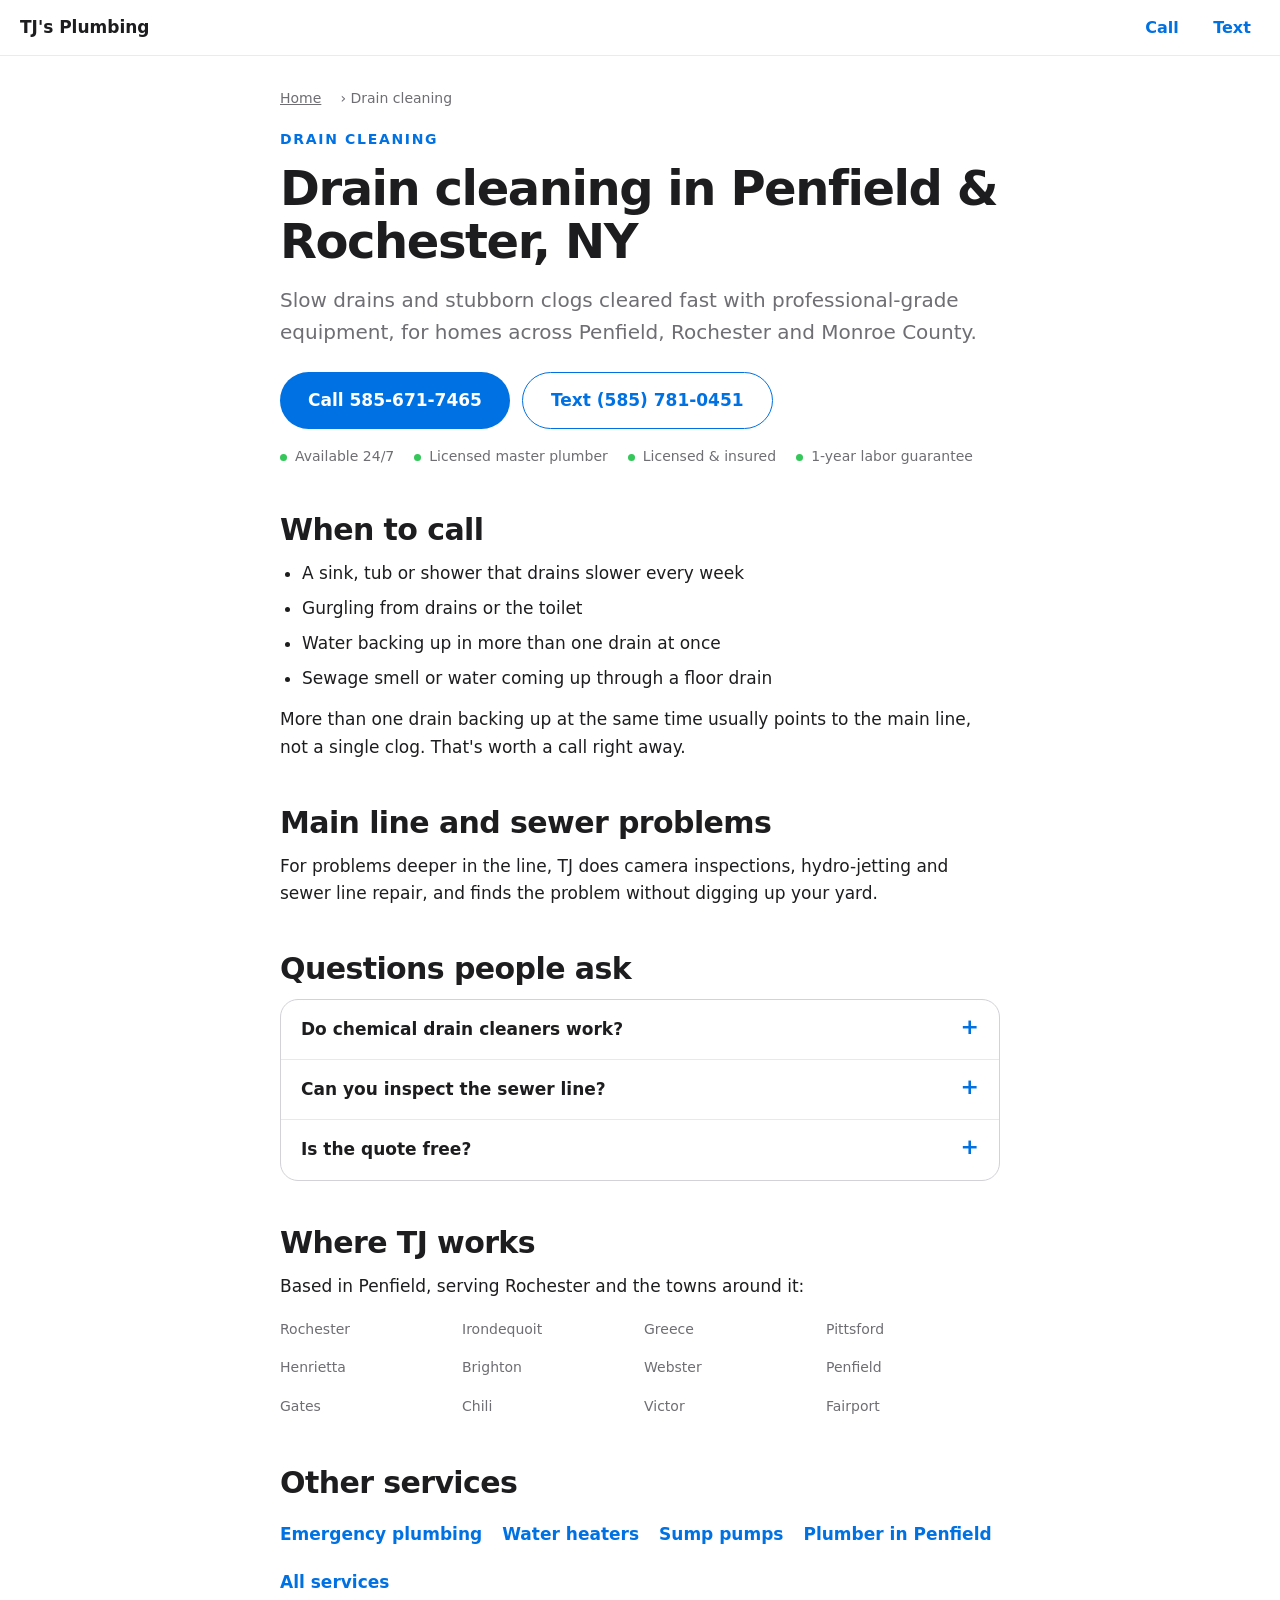
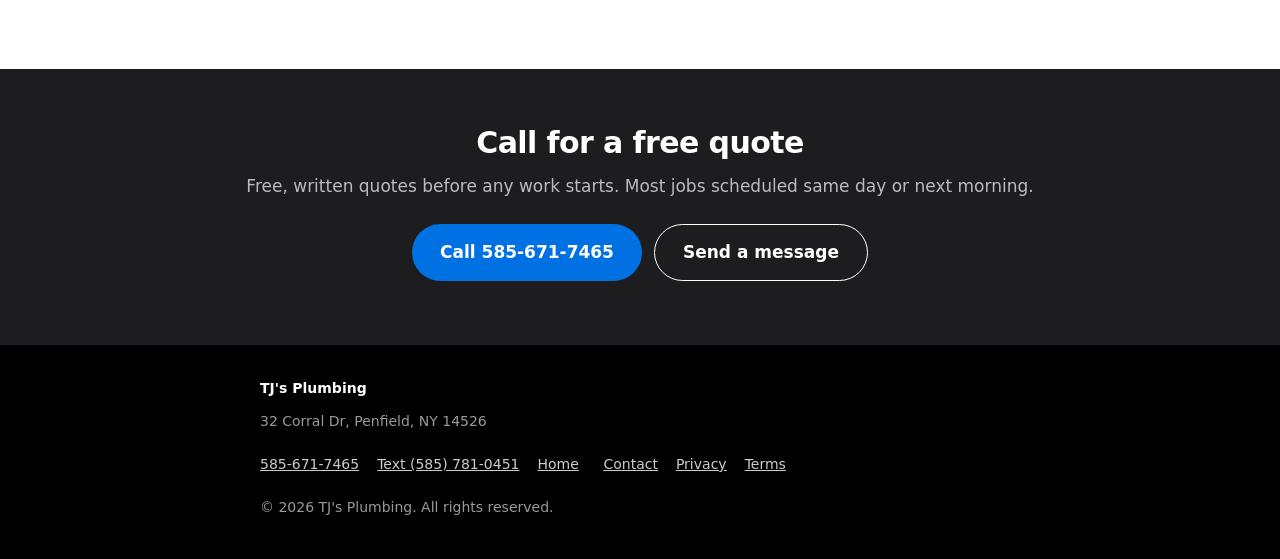
<file: drain-cleaning/index.html>
<!DOCTYPE html>
<html lang="en">
<head>
  <meta charset="UTF-8" />
  <link rel="icon" href="/favicon.svg" type="image/svg+xml" />
  <link rel="icon" href="/favicon.ico" sizes="48x48" />
  <link rel="apple-touch-icon" href="/apple-touch-icon.png" />
  <meta name="viewport" content="width=device-width, initial-scale=1.0, viewport-fit=cover" />
  <title>Drain Cleaning in Penfield &amp; Rochester, NY | TJ's Plumbing</title>
  <meta name="description" content="Slow drains, clogs and backups cleared across Penfield, Rochester and Monroe County. Free written quotes. Call TJ's Plumbing at 585-671-7465." />
  <meta name="robots" content="index, follow" />
  <link rel="canonical" href="https://tjsplumbingny.com/drain-cleaning/" />
  <meta property="og:title" content="Drain Cleaning in Penfield &amp; Rochester, NY | TJ's Plumbing" />
  <meta property="og:description" content="Slow drains, clogs and backups cleared across Penfield, Rochester and Monroe County. Free written quotes. Call TJ's Plumbing at 585-671-7465." />
  <meta property="og:url" content="https://tjsplumbingny.com/drain-cleaning/" />
  <meta property="og:type" content="website" />
  <meta property="og:image" content="https://tjsplumbingny.com/photo1.jpg" />
  <meta property="og:locale" content="en_US" />
  <link rel="stylesheet" href="/site.css" />
  <script type="application/ld+json">[{"@context": "https://schema.org", "@type": "Service", "name": "Drain cleaning", "url": "https://tjsplumbingny.com/drain-cleaning/", "provider": {"@id": "https://tjsplumbingny.com/#business", "@type": "Plumber", "name": "TJ's Plumbing", "telephone": "+1-585-671-7465"}, "areaServed": ["Rochester, NY", "Irondequoit, NY", "Greece, NY", "Pittsford, NY", "Henrietta, NY", "Brighton, NY", "Webster, NY", "Penfield, NY", "Gates, NY", "Chili, NY", "Victor, NY", "Fairport, NY"]}, {"@context": "https://schema.org", "@type": "BreadcrumbList", "itemListElement": [{"@type": "ListItem", "position": 1, "name": "Home", "item": "https://tjsplumbingny.com/"}, {"@type": "ListItem", "position": 2, "name": "Drain cleaning", "item": "https://tjsplumbingny.com/drain-cleaning/"}]}, {"@context": "https://schema.org", "@type": "FAQPage", "mainEntity": [{"@type": "Question", "name": "Do chemical drain cleaners work?", "acceptedAnswer": {"@type": "Answer", "text": "For a stubborn or repeat clog, they often don't reach the cause. If a drain keeps coming back slow, have it cleared properly."}}, {"@type": "Question", "name": "Can you inspect the sewer line?", "acceptedAnswer": {"@type": "Answer", "text": "Yes. TJ does camera inspections to find what's causing a backup."}}, {"@type": "Question", "name": "Is the quote free?", "acceptedAnswer": {"@type": "Answer", "text": "Yes. Quotes are free, upfront and in writing."}}]}]</script>
</head>
<body>
  <a class="skip-link" href="#main">Skip to main content</a>
  <header class="topbar">
    <a class="topbar-logo" href="/">TJ's Plumbing</a>
    <div class="topbar-actions">
      <a href="tel:5856717465" aria-label="Call TJ's Plumbing at 585-671-7465">Call</a>
      <a href="sms:5857810451" aria-label="Text TJ's Plumbing at 585-781-0451">Text</a>
    </div>
  </header>
  <nav class="crumbs" aria-label="Breadcrumb"><a href="/">Home</a> &rsaquo; <span aria-current="page">Drain cleaning</span></nav>
  <main id="main" class="page">
    <p class="eyebrow">Drain cleaning</p>
    <h1>Drain cleaning in Penfield &amp; Rochester, NY</h1>
    <p class="lead">Slow drains and stubborn clogs cleared fast with professional-grade equipment, for homes across Penfield, Rochester and Monroe County.</p>
    <div class="cta-row">
      <a class="btn btn-primary" href="tel:5856717465">Call 585-671-7465</a>
      <a class="btn btn-secondary" href="sms:5857810451">Text (585) 781-0451</a>
    </div>
    <div class="badges"><span>Available 24/7</span><span>Licensed master plumber</span><span>Licensed &amp; insured</span><span>1-year labor guarantee</span></div>
    <h2>When to call</h2>
    <ul class="list">
      <li>A sink, tub or shower that drains slower every week</li>
      <li>Gurgling from drains or the toilet</li>
      <li>Water backing up in more than one drain at once</li>
      <li>Sewage smell or water coming up through a floor drain</li>
    </ul>
    <p>More than one drain backing up at the same time usually points to the main line, not a single clog. That's worth a call right away.</p>
    <h2>Main line and sewer problems</h2>
    <p>For problems deeper in the line, TJ does camera inspections, hydro-jetting and sewer line repair, and finds the problem without digging up your yard.</p>
    <h2>Questions people ask</h2>
    <div class="faq"><details><summary>Do chemical drain cleaners work?</summary><p>For a stubborn or repeat clog, they often don't reach the cause. If a drain keeps coming back slow, have it cleared properly.</p></details><details><summary>Can you inspect the sewer line?</summary><p>Yes. TJ does camera inspections to find what's causing a backup.</p></details><details><summary>Is the quote free?</summary><p>Yes. Quotes are free, upfront and in writing.</p></details></div>
    <h2>Where TJ works</h2>
    <p>Based in Penfield, serving Rochester and the towns around it:</p>
    <ul class="areas"><li>Rochester</li><li>Irondequoit</li><li>Greece</li><li>Pittsford</li><li>Henrietta</li><li>Brighton</li><li>Webster</li><li>Penfield</li><li>Gates</li><li>Chili</li><li>Victor</li><li>Fairport</li></ul>
    <h2>Other services</h2>
    <div class="more"><a href="/emergency-plumber/">Emergency plumbing</a><a href="/water-heater-repair/">Water heaters</a><a href="/sump-pump-service/">Sump pumps</a><a href="/plumber-penfield-ny/">Plumber in Penfield</a><a href="/#services">All services</a></div>
  </main>
  <section class="band" aria-labelledby="band-h">
    <h2 id="band-h">Call for a free quote</h2>
    <p>Free, written quotes before any work starts. Most jobs scheduled same day or next morning.</p>
    <div class="cta-row center">
      <a class="btn btn-primary" href="tel:5856717465">Call 585-671-7465</a>
      <a class="btn btn-secondary" href="/#contact">Send a message</a>
    </div>
  </section>
  <footer>
    <div class="wrap">
      <strong class="footer-name">TJ's Plumbing</strong>
      <span>32 Corral Dr, Penfield, NY 14526</span>
      <div class="links"><a href="tel:5856717465">585-671-7465</a><a href="sms:5857810451">Text (585) 781-0451</a><a href="/">Home</a><a href="/#contact">Contact</a><a href="/privacy">Privacy</a><a href="/terms">Terms</a></div>
      <span>&copy; 2026 TJ's Plumbing. All rights reserved.</span>
    </div>
  </footer>
  <div class="callbar" aria-label="Contact TJ's Plumbing">
    <a class="btn btn-primary" href="tel:5856717465">Call</a>
    <a class="btn btn-secondary" href="sms:5857810451">Text</a>
  </div>
</body>
</html>
</file>
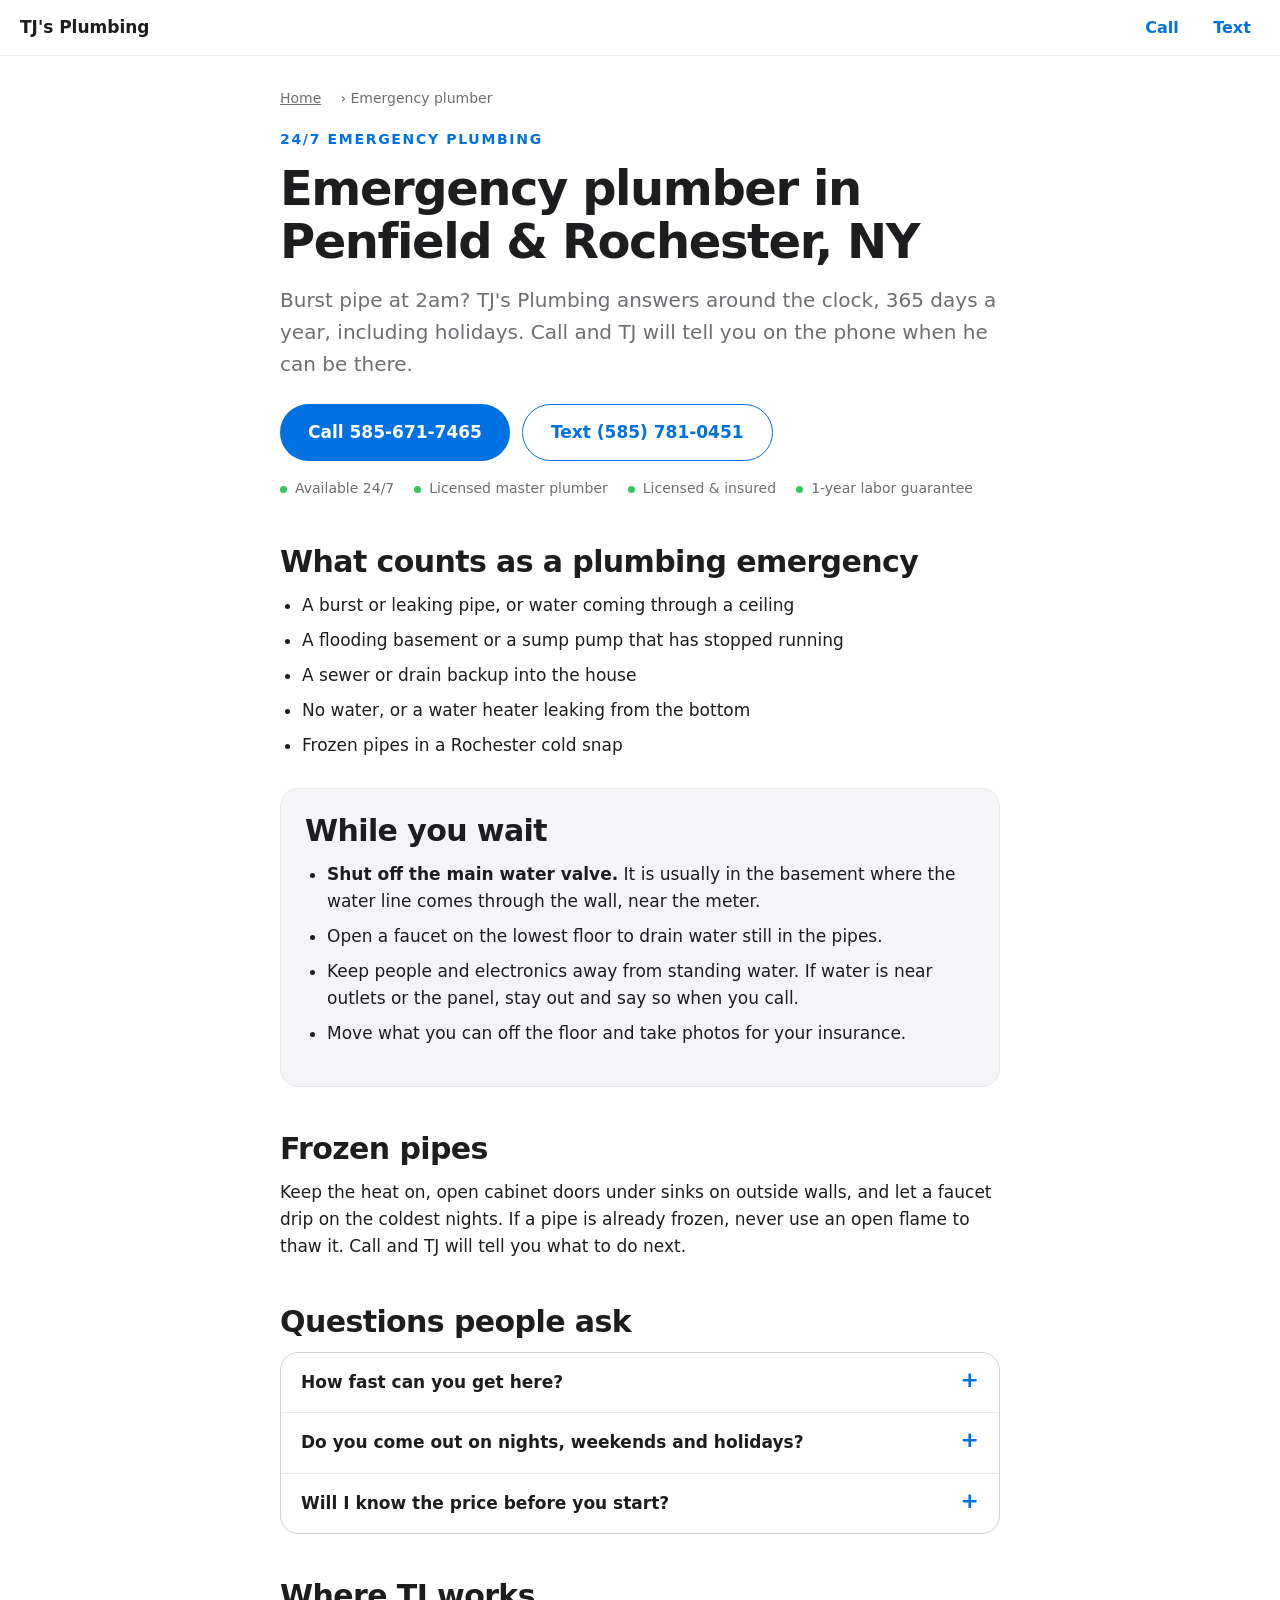
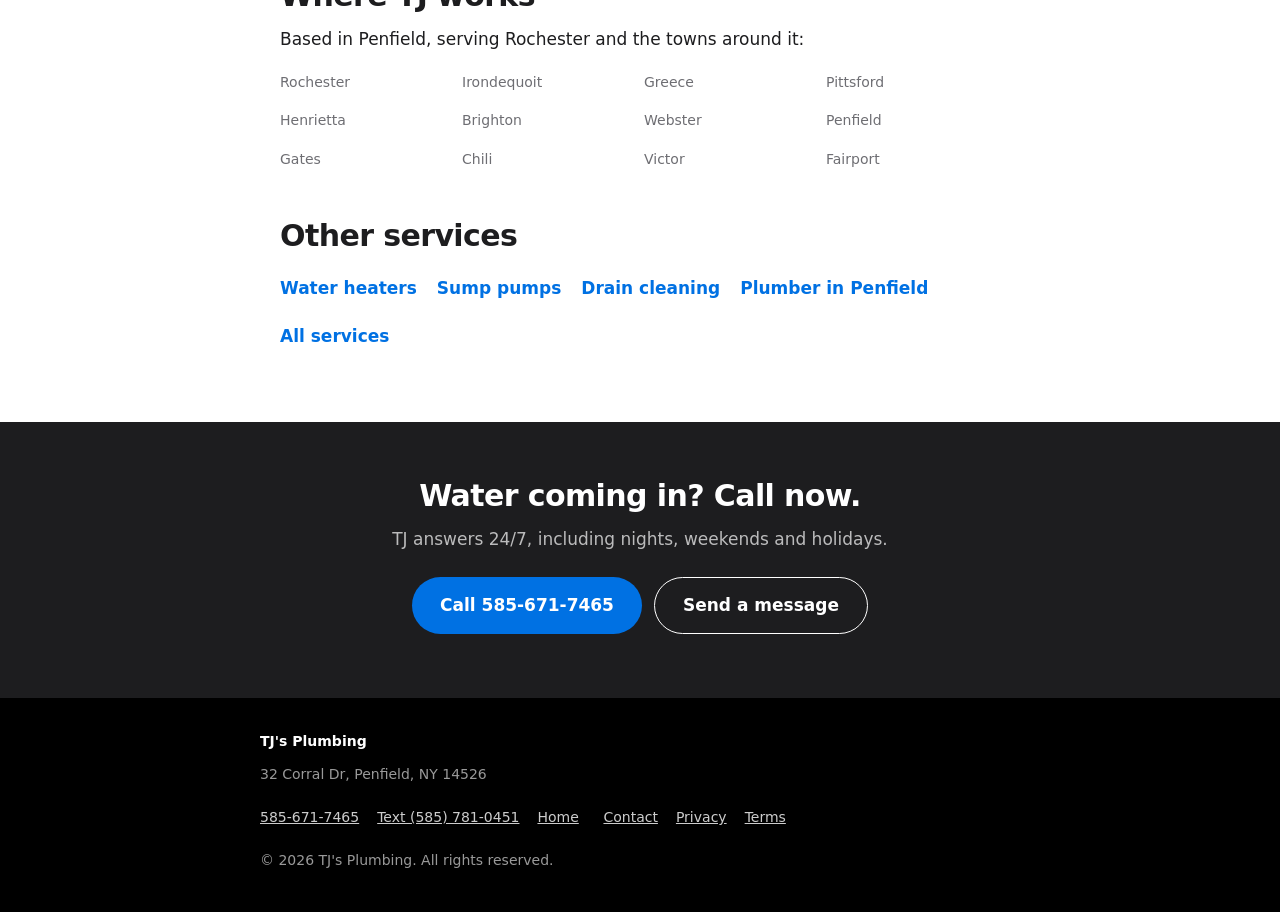
<file: emergency-plumber/index.html>
<!DOCTYPE html>
<html lang="en">
<head>
  <meta charset="UTF-8" />
  <link rel="icon" href="/favicon.svg" type="image/svg+xml" />
  <link rel="icon" href="/favicon.ico" sizes="48x48" />
  <link rel="apple-touch-icon" href="/apple-touch-icon.png" />
  <meta name="viewport" content="width=device-width, initial-scale=1.0, viewport-fit=cover" />
  <title>Emergency Plumber Penfield &amp; Rochester NY | TJ's Plumbing</title>
  <meta name="description" content="Burst pipe, flooding or no water? TJ's Plumbing answers 24/7 across Monroe County. Licensed master plumber based in Penfield. Call 585-671-7465." />
  <meta name="robots" content="index, follow" />
  <link rel="canonical" href="https://tjsplumbingny.com/emergency-plumber/" />
  <meta property="og:title" content="Emergency Plumber Penfield &amp; Rochester NY | TJ's Plumbing" />
  <meta property="og:description" content="Burst pipe, flooding or no water? TJ's Plumbing answers 24/7 across Monroe County. Licensed master plumber based in Penfield. Call 585-671-7465." />
  <meta property="og:url" content="https://tjsplumbingny.com/emergency-plumber/" />
  <meta property="og:type" content="website" />
  <meta property="og:image" content="https://tjsplumbingny.com/photo1.jpg" />
  <meta property="og:locale" content="en_US" />
  <link rel="stylesheet" href="/site.css" />
  <script type="application/ld+json">[{"@context": "https://schema.org", "@type": "Service", "name": "Emergency plumbing repair", "url": "https://tjsplumbingny.com/emergency-plumber/", "provider": {"@id": "https://tjsplumbingny.com/#business", "@type": "Plumber", "name": "TJ's Plumbing", "telephone": "+1-585-671-7465"}, "areaServed": ["Rochester, NY", "Irondequoit, NY", "Greece, NY", "Pittsford, NY", "Henrietta, NY", "Brighton, NY", "Webster, NY", "Penfield, NY", "Gates, NY", "Chili, NY", "Victor, NY", "Fairport, NY"]}, {"@context": "https://schema.org", "@type": "BreadcrumbList", "itemListElement": [{"@type": "ListItem", "position": 1, "name": "Home", "item": "https://tjsplumbingny.com/"}, {"@type": "ListItem", "position": 2, "name": "Emergency plumber", "item": "https://tjsplumbingny.com/emergency-plumber/"}]}, {"@context": "https://schema.org", "@type": "FAQPage", "mainEntity": [{"@type": "Question", "name": "How fast can you get here?", "acceptedAnswer": {"@type": "Answer", "text": "Call 585-671-7465 and TJ will give you an arrival time on the phone."}}, {"@type": "Question", "name": "Do you come out on nights, weekends and holidays?", "acceptedAnswer": {"@type": "Answer", "text": "Yes. TJ's Plumbing is available 24/7, 365 days a year, including holidays."}}, {"@type": "Question", "name": "Will I know the price before you start?", "acceptedAnswer": {"@type": "Answer", "text": "Yes. Quotes are free and in writing, so you know what you're paying before the work begins."}}]}]</script>
</head>
<body>
  <a class="skip-link" href="#main">Skip to main content</a>
  <header class="topbar">
    <a class="topbar-logo" href="/">TJ's Plumbing</a>
    <div class="topbar-actions">
      <a href="tel:5856717465" aria-label="Call TJ's Plumbing at 585-671-7465">Call</a>
      <a href="sms:5857810451" aria-label="Text TJ's Plumbing at 585-781-0451">Text</a>
    </div>
  </header>
  <nav class="crumbs" aria-label="Breadcrumb"><a href="/">Home</a> &rsaquo; <span aria-current="page">Emergency plumber</span></nav>
  <main id="main" class="page">
    <p class="eyebrow">24/7 emergency plumbing</p>
    <h1>Emergency plumber in Penfield &amp; Rochester, NY</h1>
    <p class="lead">Burst pipe at 2am? TJ's Plumbing answers around the clock, 365 days a year, including holidays. Call and TJ will tell you on the phone when he can be there.</p>
    <div class="cta-row">
      <a class="btn btn-primary" href="tel:5856717465">Call 585-671-7465</a>
      <a class="btn btn-secondary" href="sms:5857810451">Text (585) 781-0451</a>
    </div>
    <div class="badges"><span>Available 24/7</span><span>Licensed master plumber</span><span>Licensed &amp; insured</span><span>1-year labor guarantee</span></div>
    <h2>What counts as a plumbing emergency</h2>
    <ul class="list">
      <li>A burst or leaking pipe, or water coming through a ceiling</li>
      <li>A flooding basement or a sump pump that has stopped running</li>
      <li>A sewer or drain backup into the house</li>
      <li>No water, or a water heater leaking from the bottom</li>
      <li>Frozen pipes in a Rochester cold snap</li>
    </ul>
    <div class="callout">
      <h2>While you wait</h2>
      <ul class="list">
        <li><strong>Shut off the main water valve.</strong> It is usually in the basement where the water line comes through the wall, near the meter.</li>
        <li>Open a faucet on the lowest floor to drain water still in the pipes.</li>
        <li>Keep people and electronics away from standing water. If water is near outlets or the panel, stay out and say so when you call.</li>
        <li>Move what you can off the floor and take photos for your insurance.</li>
      </ul>
    </div>
    <h2>Frozen pipes</h2>
    <p>Keep the heat on, open cabinet doors under sinks on outside walls, and let a faucet drip on the coldest nights. If a pipe is already frozen, never use an open flame to thaw it. Call and TJ will tell you what to do next.</p>
    <h2>Questions people ask</h2>
    <div class="faq"><details><summary>How fast can you get here?</summary><p>Call 585-671-7465 and TJ will give you an arrival time on the phone. Being based in Penfield keeps him close to the east side of Monroe County.</p></details><details><summary>Do you come out on nights, weekends and holidays?</summary><p>Yes. TJ's Plumbing is available 24/7, 365 days a year, including holidays.</p></details><details><summary>Will I know the price before you start?</summary><p>Yes. Quotes are free and in writing, so you know what you're paying before the work begins.</p></details></div>
    <h2>Where TJ works</h2>
    <p>Based in Penfield, serving Rochester and the towns around it:</p>
    <ul class="areas"><li>Rochester</li><li>Irondequoit</li><li>Greece</li><li>Pittsford</li><li>Henrietta</li><li>Brighton</li><li>Webster</li><li>Penfield</li><li>Gates</li><li>Chili</li><li>Victor</li><li>Fairport</li></ul>
    <h2>Other services</h2>
    <div class="more"><a href="/water-heater-repair/">Water heaters</a><a href="/sump-pump-service/">Sump pumps</a><a href="/drain-cleaning/">Drain cleaning</a><a href="/plumber-penfield-ny/">Plumber in Penfield</a><a href="/#services">All services</a></div>
  </main>
  <section class="band" aria-labelledby="band-h">
    <h2 id="band-h">Water coming in? Call now.</h2>
    <p>TJ answers 24/7, including nights, weekends and holidays.</p>
    <div class="cta-row center">
      <a class="btn btn-primary" href="tel:5856717465">Call 585-671-7465</a>
      <a class="btn btn-secondary" href="/#contact">Send a message</a>
    </div>
  </section>
  <footer>
    <div class="wrap">
      <strong class="footer-name">TJ's Plumbing</strong>
      <span>32 Corral Dr, Penfield, NY 14526</span>
      <div class="links"><a href="tel:5856717465">585-671-7465</a><a href="sms:5857810451">Text (585) 781-0451</a><a href="/">Home</a><a href="/#contact">Contact</a><a href="/privacy">Privacy</a><a href="/terms">Terms</a></div>
      <span>&copy; 2026 TJ's Plumbing. All rights reserved.</span>
    </div>
  </footer>
  <div class="callbar" aria-label="Contact TJ's Plumbing">
    <a class="btn btn-primary" href="tel:5856717465">Call</a>
    <a class="btn btn-secondary" href="sms:5857810451">Text</a>
  </div>
</body>
</html>
</file>
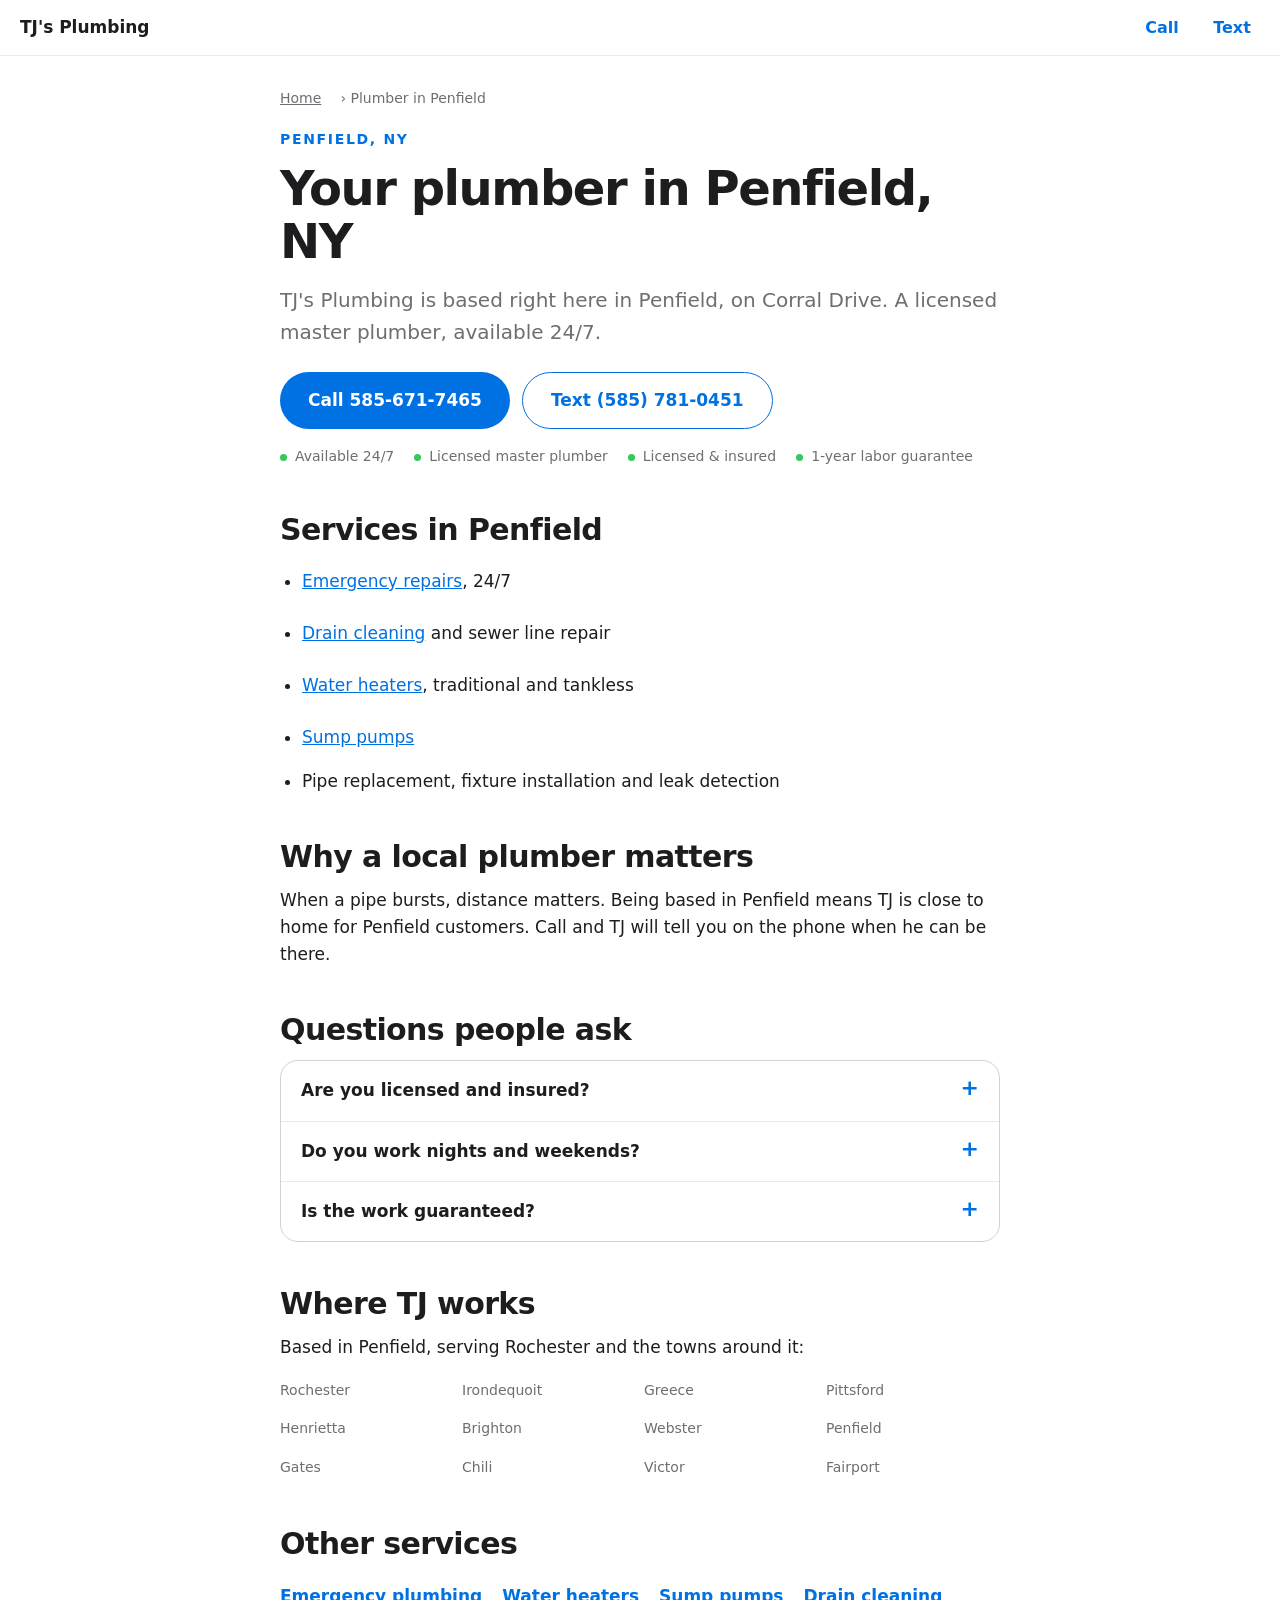
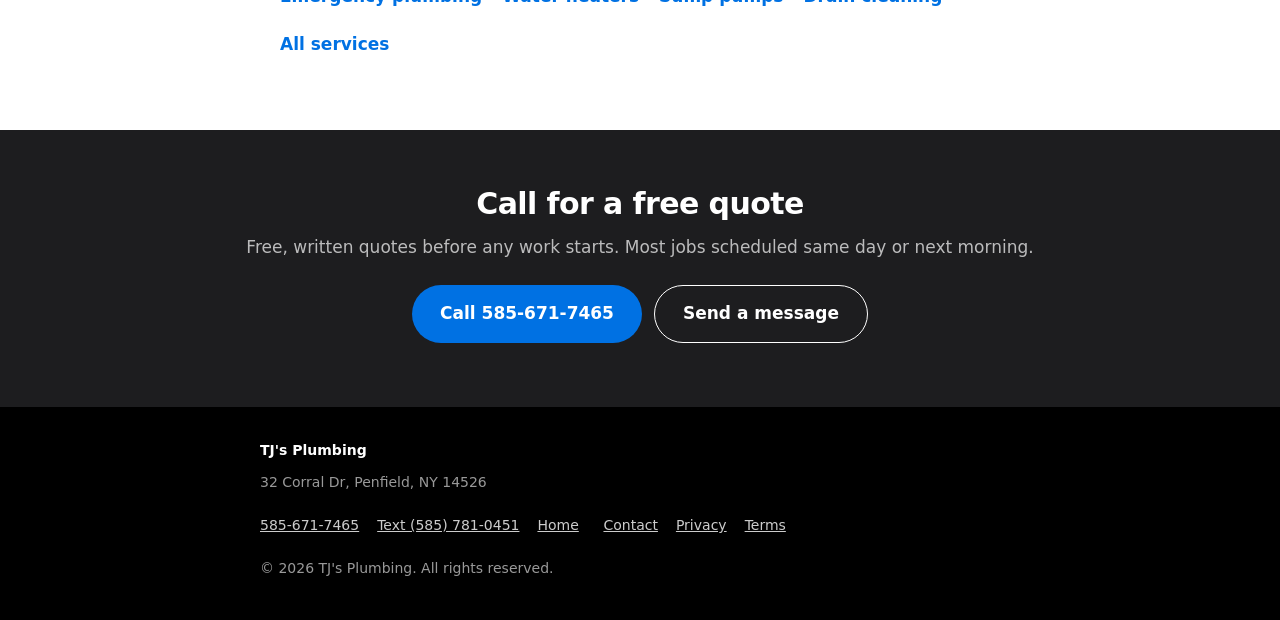
<file: plumber-penfield-ny/index.html>
<!DOCTYPE html>
<html lang="en">
<head>
  <meta charset="UTF-8" />
  <link rel="icon" href="/favicon.svg" type="image/svg+xml" />
  <link rel="icon" href="/favicon.ico" sizes="48x48" />
  <link rel="apple-touch-icon" href="/apple-touch-icon.png" />
  <meta name="viewport" content="width=device-width, initial-scale=1.0, viewport-fit=cover" />
  <title>Plumber in Penfield, NY | 24/7 | TJ's Plumbing</title>
  <meta name="description" content="TJ's Plumbing is based in Penfield, NY. Emergency repairs, drain cleaning, water heaters and sump pumps, 24/7. Licensed master plumber. Call 585-671-7465." />
  <meta name="robots" content="index, follow" />
  <link rel="canonical" href="https://tjsplumbingny.com/plumber-penfield-ny/" />
  <meta property="og:title" content="Plumber in Penfield, NY | 24/7 | TJ's Plumbing" />
  <meta property="og:description" content="TJ's Plumbing is based in Penfield, NY. Emergency repairs, drain cleaning, water heaters and sump pumps, 24/7. Licensed master plumber. Call 585-671-7465." />
  <meta property="og:url" content="https://tjsplumbingny.com/plumber-penfield-ny/" />
  <meta property="og:type" content="website" />
  <meta property="og:image" content="https://tjsplumbingny.com/photo1.jpg" />
  <meta property="og:locale" content="en_US" />
  <link rel="stylesheet" href="/site.css" />
  <script type="application/ld+json">[{"@context": "https://schema.org", "@type": "Service", "name": "Plumbing services in Penfield, NY", "url": "https://tjsplumbingny.com/plumber-penfield-ny/", "provider": {"@id": "https://tjsplumbingny.com/#business", "@type": "Plumber", "name": "TJ's Plumbing", "telephone": "+1-585-671-7465"}, "areaServed": ["Rochester, NY", "Irondequoit, NY", "Greece, NY", "Pittsford, NY", "Henrietta, NY", "Brighton, NY", "Webster, NY", "Penfield, NY", "Gates, NY", "Chili, NY", "Victor, NY", "Fairport, NY"]}, {"@context": "https://schema.org", "@type": "BreadcrumbList", "itemListElement": [{"@type": "ListItem", "position": 1, "name": "Home", "item": "https://tjsplumbingny.com/"}, {"@type": "ListItem", "position": 2, "name": "Plumber in Penfield", "item": "https://tjsplumbingny.com/plumber-penfield-ny/"}]}, {"@context": "https://schema.org", "@type": "FAQPage", "mainEntity": [{"@type": "Question", "name": "Are you licensed and insured?", "acceptedAnswer": {"@type": "Answer", "text": "Yes. TJ is a licensed master plumber and carries liability insurance."}}, {"@type": "Question", "name": "Do you work nights and weekends?", "acceptedAnswer": {"@type": "Answer", "text": "Yes. TJ's Plumbing is available 24/7, including holidays."}}, {"@type": "Question", "name": "Is the work guaranteed?", "acceptedAnswer": {"@type": "Answer", "text": "All labor is backed by a one-year guarantee."}}]}]</script>
</head>
<body>
  <a class="skip-link" href="#main">Skip to main content</a>
  <header class="topbar">
    <a class="topbar-logo" href="/">TJ's Plumbing</a>
    <div class="topbar-actions">
      <a href="tel:5856717465" aria-label="Call TJ's Plumbing at 585-671-7465">Call</a>
      <a href="sms:5857810451" aria-label="Text TJ's Plumbing at 585-781-0451">Text</a>
    </div>
  </header>
  <nav class="crumbs" aria-label="Breadcrumb"><a href="/">Home</a> &rsaquo; <span aria-current="page">Plumber in Penfield</span></nav>
  <main id="main" class="page">
    <p class="eyebrow">Penfield, NY</p>
    <h1>Your plumber in Penfield, NY</h1>
    <p class="lead">TJ's Plumbing is based right here in Penfield, on Corral Drive. A licensed master plumber, available 24/7.</p>
    <div class="cta-row">
      <a class="btn btn-primary" href="tel:5856717465">Call 585-671-7465</a>
      <a class="btn btn-secondary" href="sms:5857810451">Text (585) 781-0451</a>
    </div>
    <div class="badges"><span>Available 24/7</span><span>Licensed master plumber</span><span>Licensed &amp; insured</span><span>1-year labor guarantee</span></div>
    <h2>Services in Penfield</h2>
    <ul class="list">
      <li><a href="/emergency-plumber/">Emergency repairs</a>, 24/7</li>
      <li><a href="/drain-cleaning/">Drain cleaning</a> and sewer line repair</li>
      <li><a href="/water-heater-repair/">Water heaters</a>, traditional and tankless</li>
      <li><a href="/sump-pump-service/">Sump pumps</a></li>
      <li>Pipe replacement, fixture installation and leak detection</li>
    </ul>
    <h2>Why a local plumber matters</h2>
    <p>When a pipe bursts, distance matters. Being based in Penfield means TJ is close to home for Penfield customers. Call and TJ will tell you on the phone when he can be there.</p>
    <h2>Questions people ask</h2>
    <div class="faq"><details><summary>Are you licensed and insured?</summary><p>Yes. TJ is a licensed master plumber and carries liability insurance.</p></details><details><summary>Do you work nights and weekends?</summary><p>Yes. TJ's Plumbing is available 24/7, including holidays.</p></details><details><summary>Is the work guaranteed?</summary><p>All labor is backed by a one-year guarantee.</p></details></div>
    <h2>Where TJ works</h2>
    <p>Based in Penfield, serving Rochester and the towns around it:</p>
    <ul class="areas"><li>Rochester</li><li>Irondequoit</li><li>Greece</li><li>Pittsford</li><li>Henrietta</li><li>Brighton</li><li>Webster</li><li>Penfield</li><li>Gates</li><li>Chili</li><li>Victor</li><li>Fairport</li></ul>
    <h2>Other services</h2>
    <div class="more"><a href="/emergency-plumber/">Emergency plumbing</a><a href="/water-heater-repair/">Water heaters</a><a href="/sump-pump-service/">Sump pumps</a><a href="/drain-cleaning/">Drain cleaning</a><a href="/#services">All services</a></div>
  </main>
  <section class="band" aria-labelledby="band-h">
    <h2 id="band-h">Call for a free quote</h2>
    <p>Free, written quotes before any work starts. Most jobs scheduled same day or next morning.</p>
    <div class="cta-row center">
      <a class="btn btn-primary" href="tel:5856717465">Call 585-671-7465</a>
      <a class="btn btn-secondary" href="/#contact">Send a message</a>
    </div>
  </section>
  <footer>
    <div class="wrap">
      <strong class="footer-name">TJ's Plumbing</strong>
      <span>32 Corral Dr, Penfield, NY 14526</span>
      <div class="links"><a href="tel:5856717465">585-671-7465</a><a href="sms:5857810451">Text (585) 781-0451</a><a href="/">Home</a><a href="/#contact">Contact</a><a href="/privacy">Privacy</a><a href="/terms">Terms</a></div>
      <span>&copy; 2026 TJ's Plumbing. All rights reserved.</span>
    </div>
  </footer>
  <div class="callbar" aria-label="Contact TJ's Plumbing">
    <a class="btn btn-primary" href="tel:5856717465">Call</a>
    <a class="btn btn-secondary" href="sms:5857810451">Text</a>
  </div>
</body>
</html>
</file>
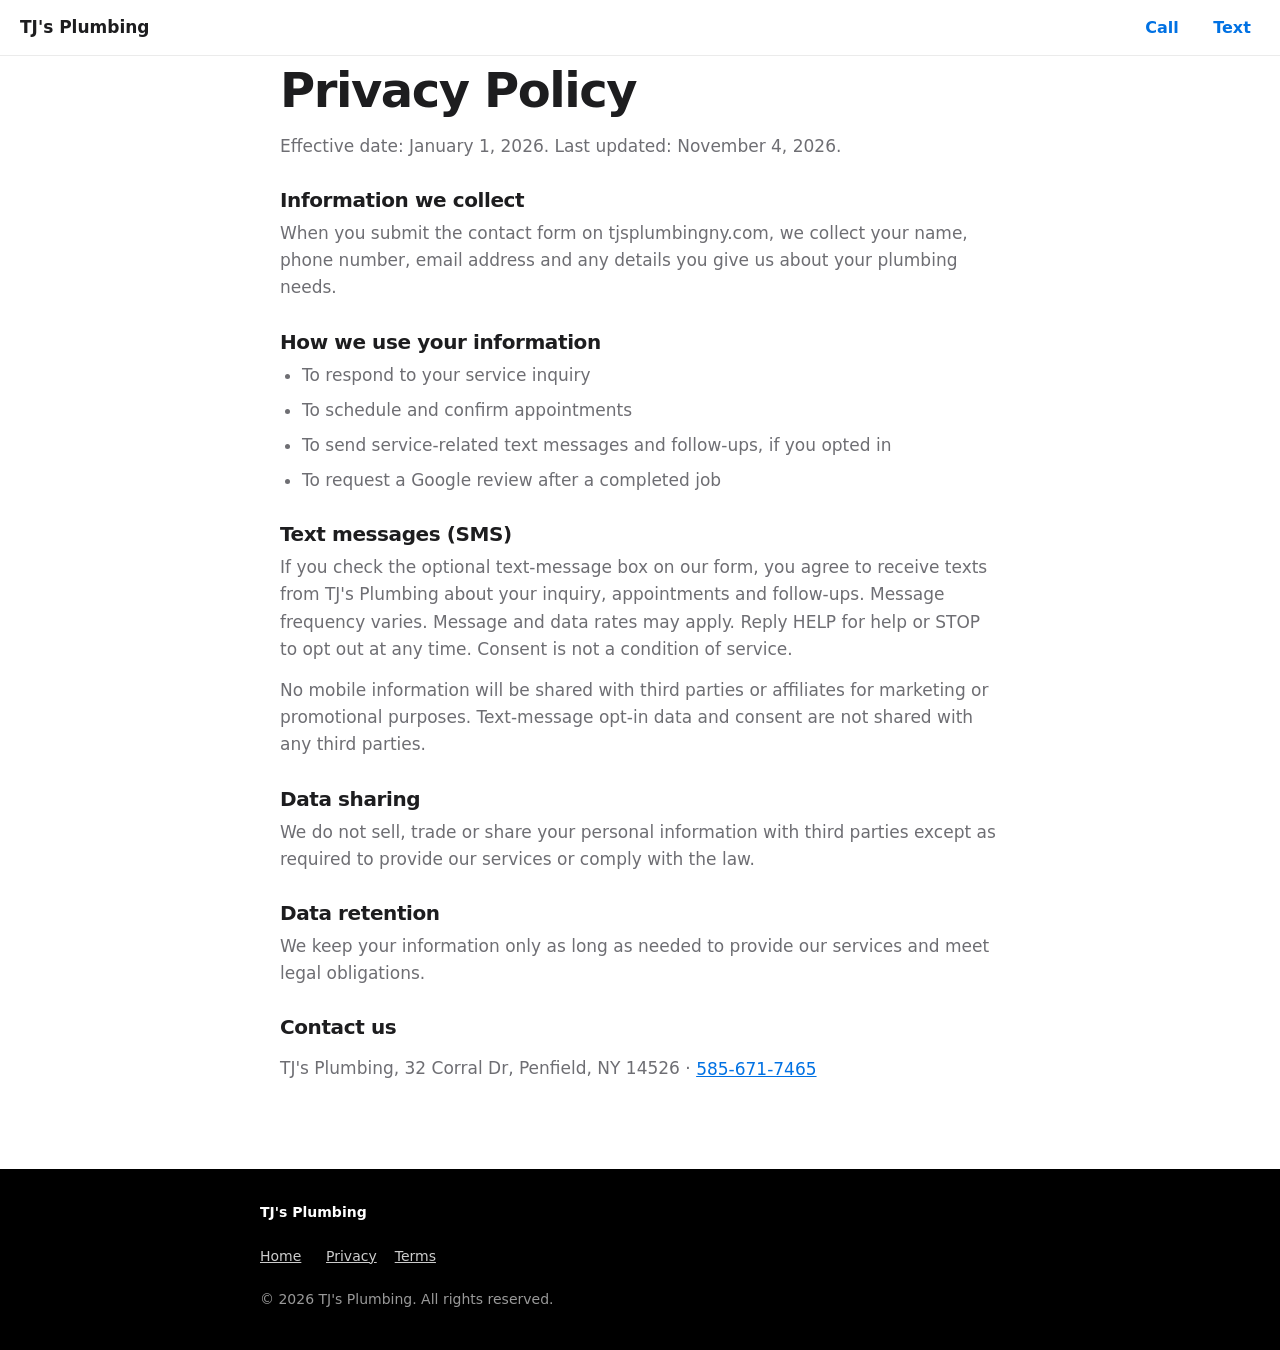
<file: privacy/index.html>
<!DOCTYPE html>
<html lang="en">
<head>
  <meta charset="UTF-8" />
  <meta name="viewport" content="width=device-width, initial-scale=1.0, viewport-fit=cover" />
  <title>Privacy Policy | TJ's Plumbing</title>
  <meta name="description" content="Privacy Policy for TJ's Plumbing, Penfield, NY: how we handle your information and text messages." />
  <link rel="canonical" href="https://tjsplumbingny.com/privacy/" />
  <link rel="stylesheet" href="/site.css" />
</head>
<body>
  <a class="skip-link" href="#main">Skip to main content</a>
  <header class="topbar">
    <a class="topbar-logo" href="/">TJ's Plumbing</a>
    <div class="topbar-actions">
      <a href="tel:5856717465" aria-label="Call TJ's Plumbing at 585-671-7465">Call</a>
      <a href="sms:5857810451" aria-label="Text TJ's Plumbing at 585-781-0451">Text</a>
    </div>
  </header>
  <main id="main" class="page legal">
    <h1>Privacy Policy</h1>
    <p>Effective date: January 1, 2026. Last updated: November 4, 2026.</p>
    <h2>Information we collect</h2>
    <p>When you submit the contact form on tjsplumbingny.com, we collect your name, phone number, email address and any details you give us about your plumbing needs.</p>
    <h2>How we use your information</h2>
    <ul class="list"><li>To respond to your service inquiry</li><li>To schedule and confirm appointments</li><li>To send service-related text messages and follow-ups, if you opted in</li><li>To request a Google review after a completed job</li></ul>
    <h2>Text messages (SMS)</h2>
    <p>If you check the optional text-message box on our form, you agree to receive texts from TJ's Plumbing about your inquiry, appointments and follow-ups. Message frequency varies. Message and data rates may apply. Reply HELP for help or STOP to opt out at any time. Consent is not a condition of service.</p>
    <p>No mobile information will be shared with third parties or affiliates for marketing or promotional purposes. Text-message opt-in data and consent are not shared with any third parties.</p>
    <h2>Data sharing</h2>
    <p>We do not sell, trade or share your personal information with third parties except as required to provide our services or comply with the law.</p>
    <h2>Data retention</h2>
    <p>We keep your information only as long as needed to provide our services and meet legal obligations.</p>
    <h2>Contact us</h2>
    <p>TJ's Plumbing, 32 Corral Dr, Penfield, NY 14526 &middot; <a href="tel:5856717465">585-671-7465</a></p>
  </main>
  <footer>
    <div class="wrap">
      <strong class="footer-name">TJ's Plumbing</strong>
      <div class="links"><a href="/">Home</a><a href="/privacy/">Privacy</a><a href="/terms/">Terms</a></div>
      <span>&copy; 2026 TJ's Plumbing. All rights reserved.</span>
    </div>
  </footer>
  <div class="callbar" aria-label="Contact TJ's Plumbing">
    <a class="btn btn-primary" href="tel:5856717465">Call</a>
    <a class="btn btn-secondary" href="sms:5857810451">Text</a>
  </div>
</body>
</html>
</file>
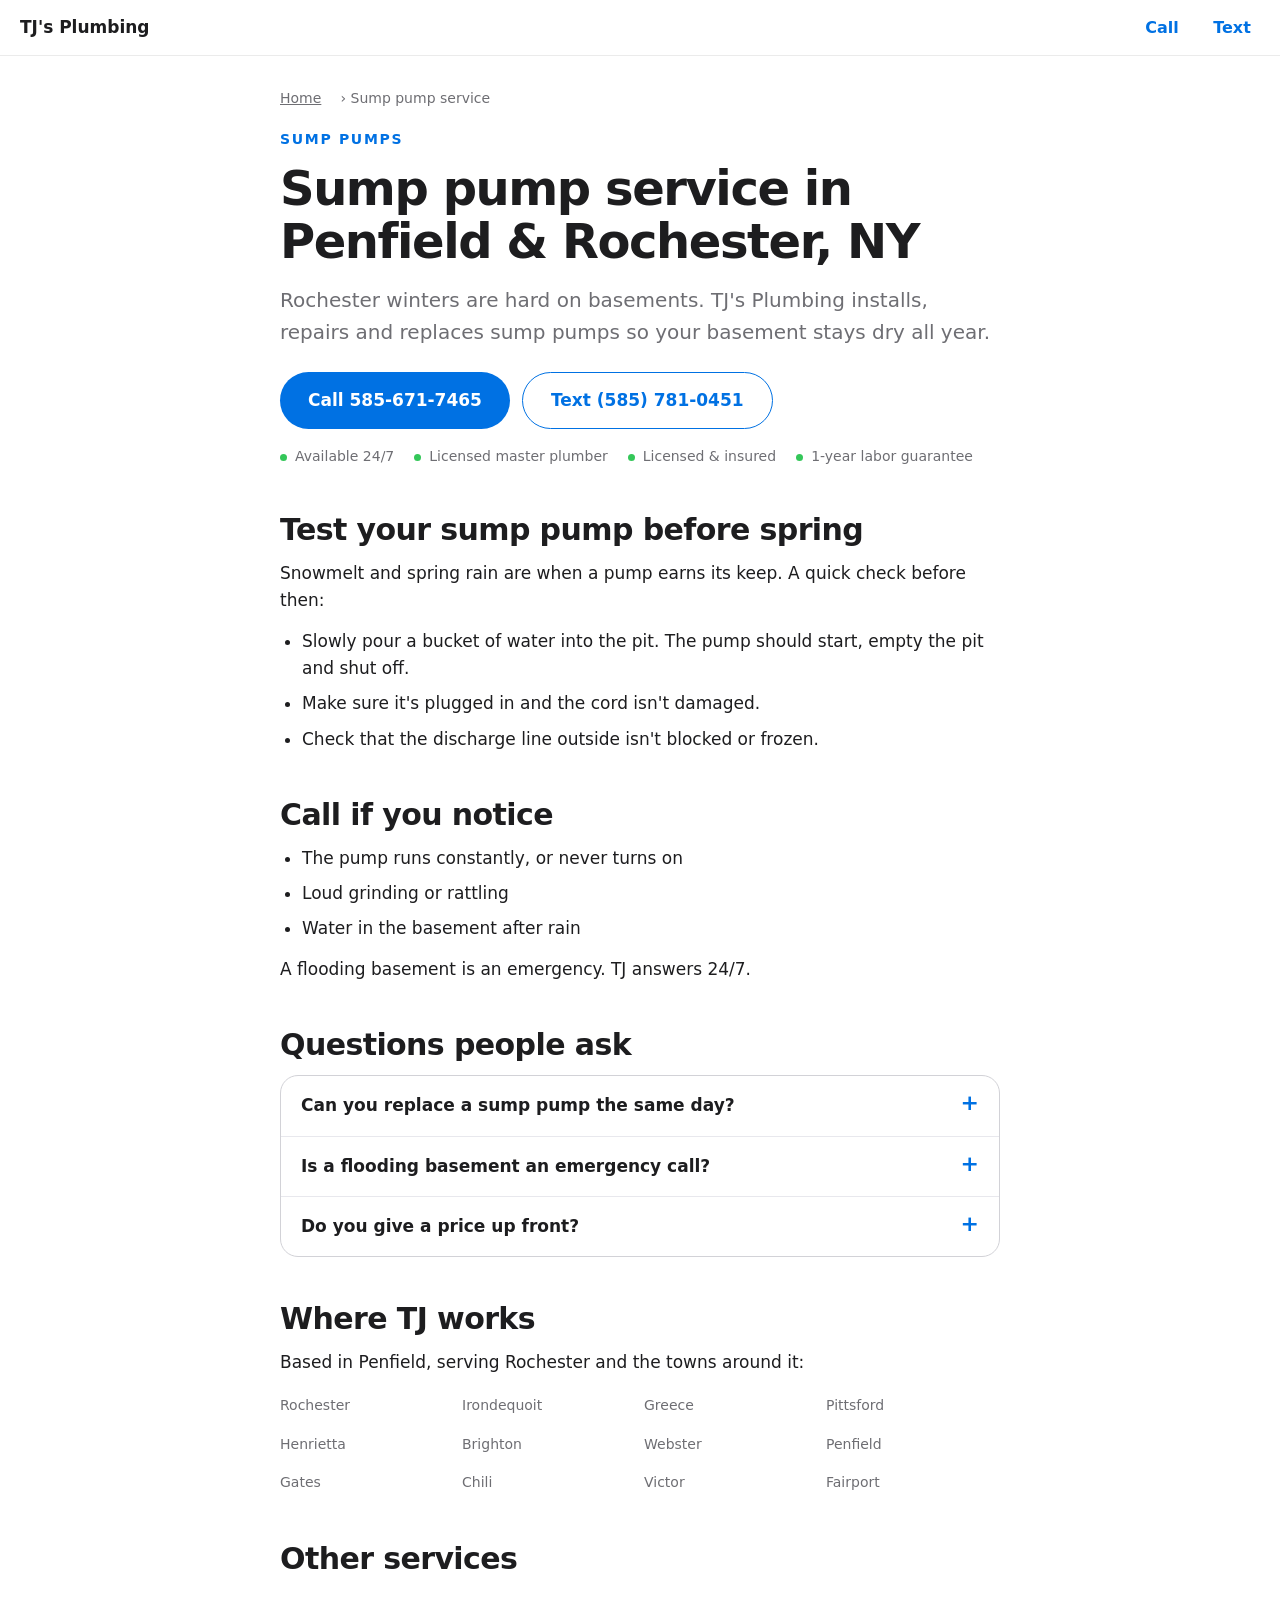
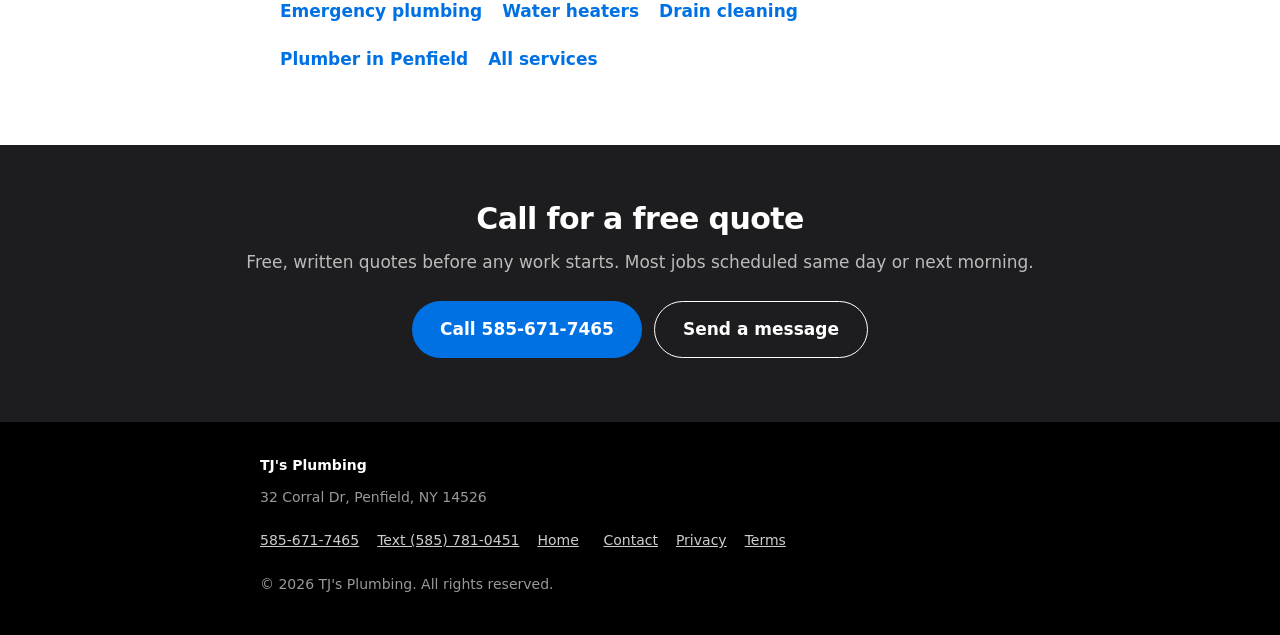
<file: sump-pump-service/index.html>
<!DOCTYPE html>
<html lang="en">
<head>
  <meta charset="UTF-8" />
  <link rel="icon" href="/favicon.svg" type="image/svg+xml" />
  <link rel="icon" href="/favicon.ico" sizes="48x48" />
  <link rel="apple-touch-icon" href="/apple-touch-icon.png" />
  <meta name="viewport" content="width=device-width, initial-scale=1.0, viewport-fit=cover" />
  <title>Sump Pump Repair in Penfield &amp; Rochester | TJ's Plumbing</title>
  <meta name="description" content="Sump pump installation, repair and replacement in Penfield, Rochester and Monroe County. Keep your basement dry. Call TJ's Plumbing at 585-671-7465." />
  <meta name="robots" content="index, follow" />
  <link rel="canonical" href="https://tjsplumbingny.com/sump-pump-service/" />
  <meta property="og:title" content="Sump Pump Repair in Penfield &amp; Rochester | TJ's Plumbing" />
  <meta property="og:description" content="Sump pump installation, repair and replacement in Penfield, Rochester and Monroe County. Keep your basement dry. Call TJ's Plumbing at 585-671-7465." />
  <meta property="og:url" content="https://tjsplumbingny.com/sump-pump-service/" />
  <meta property="og:type" content="website" />
  <meta property="og:image" content="https://tjsplumbingny.com/photo1.jpg" />
  <meta property="og:locale" content="en_US" />
  <link rel="stylesheet" href="/site.css" />
  <script type="application/ld+json">[{"@context": "https://schema.org", "@type": "Service", "name": "Sump pump service", "url": "https://tjsplumbingny.com/sump-pump-service/", "provider": {"@id": "https://tjsplumbingny.com/#business", "@type": "Plumber", "name": "TJ's Plumbing", "telephone": "+1-585-671-7465"}, "areaServed": ["Rochester, NY", "Irondequoit, NY", "Greece, NY", "Pittsford, NY", "Henrietta, NY", "Brighton, NY", "Webster, NY", "Penfield, NY", "Gates, NY", "Chili, NY", "Victor, NY", "Fairport, NY"]}, {"@context": "https://schema.org", "@type": "BreadcrumbList", "itemListElement": [{"@type": "ListItem", "position": 1, "name": "Home", "item": "https://tjsplumbingny.com/"}, {"@type": "ListItem", "position": 2, "name": "Sump pump service", "item": "https://tjsplumbingny.com/sump-pump-service/"}]}, {"@context": "https://schema.org", "@type": "FAQPage", "mainEntity": [{"@type": "Question", "name": "Can you replace a sump pump the same day?", "acceptedAnswer": {"@type": "Answer", "text": "Most jobs are scheduled same day or next morning. Call and TJ will tell you when he can be there."}}, {"@type": "Question", "name": "Is a flooding basement an emergency call?", "acceptedAnswer": {"@type": "Answer", "text": "Yes. TJ's Plumbing is available 24/7 for emergencies."}}, {"@type": "Question", "name": "Do you give a price up front?", "acceptedAnswer": {"@type": "Answer", "text": "Yes. Quotes are free and in writing before any work begins."}}]}]</script>
</head>
<body>
  <a class="skip-link" href="#main">Skip to main content</a>
  <header class="topbar">
    <a class="topbar-logo" href="/">TJ's Plumbing</a>
    <div class="topbar-actions">
      <a href="tel:5856717465" aria-label="Call TJ's Plumbing at 585-671-7465">Call</a>
      <a href="sms:5857810451" aria-label="Text TJ's Plumbing at 585-781-0451">Text</a>
    </div>
  </header>
  <nav class="crumbs" aria-label="Breadcrumb"><a href="/">Home</a> &rsaquo; <span aria-current="page">Sump pump service</span></nav>
  <main id="main" class="page">
    <p class="eyebrow">Sump pumps</p>
    <h1>Sump pump service in Penfield &amp; Rochester, NY</h1>
    <p class="lead">Rochester winters are hard on basements. TJ's Plumbing installs, repairs and replaces sump pumps so your basement stays dry all year.</p>
    <div class="cta-row">
      <a class="btn btn-primary" href="tel:5856717465">Call 585-671-7465</a>
      <a class="btn btn-secondary" href="sms:5857810451">Text (585) 781-0451</a>
    </div>
    <div class="badges"><span>Available 24/7</span><span>Licensed master plumber</span><span>Licensed &amp; insured</span><span>1-year labor guarantee</span></div>
    <h2>Test your sump pump before spring</h2>
    <p>Snowmelt and spring rain are when a pump earns its keep. A quick check before then:</p>
    <ul class="list">
      <li>Slowly pour a bucket of water into the pit. The pump should start, empty the pit and shut off.</li>
      <li>Make sure it's plugged in and the cord isn't damaged.</li>
      <li>Check that the discharge line outside isn't blocked or frozen.</li>
    </ul>
    <h2>Call if you notice</h2>
    <ul class="list">
      <li>The pump runs constantly, or never turns on</li>
      <li>Loud grinding or rattling</li>
      <li>Water in the basement after rain</li>
    </ul>
    <p>A flooding basement is an emergency. TJ answers 24/7.</p>
    <h2>Questions people ask</h2>
    <div class="faq"><details><summary>Can you replace a sump pump the same day?</summary><p>Most jobs are scheduled same day or next morning. Call and TJ will tell you when he can be there.</p></details><details><summary>Is a flooding basement an emergency call?</summary><p>Yes. TJ's Plumbing is available 24/7 for emergencies.</p></details><details><summary>Do you give a price up front?</summary><p>Yes. Quotes are free and in writing before any work begins.</p></details></div>
    <h2>Where TJ works</h2>
    <p>Based in Penfield, serving Rochester and the towns around it:</p>
    <ul class="areas"><li>Rochester</li><li>Irondequoit</li><li>Greece</li><li>Pittsford</li><li>Henrietta</li><li>Brighton</li><li>Webster</li><li>Penfield</li><li>Gates</li><li>Chili</li><li>Victor</li><li>Fairport</li></ul>
    <h2>Other services</h2>
    <div class="more"><a href="/emergency-plumber/">Emergency plumbing</a><a href="/water-heater-repair/">Water heaters</a><a href="/drain-cleaning/">Drain cleaning</a><a href="/plumber-penfield-ny/">Plumber in Penfield</a><a href="/#services">All services</a></div>
  </main>
  <section class="band" aria-labelledby="band-h">
    <h2 id="band-h">Call for a free quote</h2>
    <p>Free, written quotes before any work starts. Most jobs scheduled same day or next morning.</p>
    <div class="cta-row center">
      <a class="btn btn-primary" href="tel:5856717465">Call 585-671-7465</a>
      <a class="btn btn-secondary" href="/#contact">Send a message</a>
    </div>
  </section>
  <footer>
    <div class="wrap">
      <strong class="footer-name">TJ's Plumbing</strong>
      <span>32 Corral Dr, Penfield, NY 14526</span>
      <div class="links"><a href="tel:5856717465">585-671-7465</a><a href="sms:5857810451">Text (585) 781-0451</a><a href="/">Home</a><a href="/#contact">Contact</a><a href="/privacy">Privacy</a><a href="/terms">Terms</a></div>
      <span>&copy; 2026 TJ's Plumbing. All rights reserved.</span>
    </div>
  </footer>
  <div class="callbar" aria-label="Contact TJ's Plumbing">
    <a class="btn btn-primary" href="tel:5856717465">Call</a>
    <a class="btn btn-secondary" href="sms:5857810451">Text</a>
  </div>
</body>
</html>
</file>
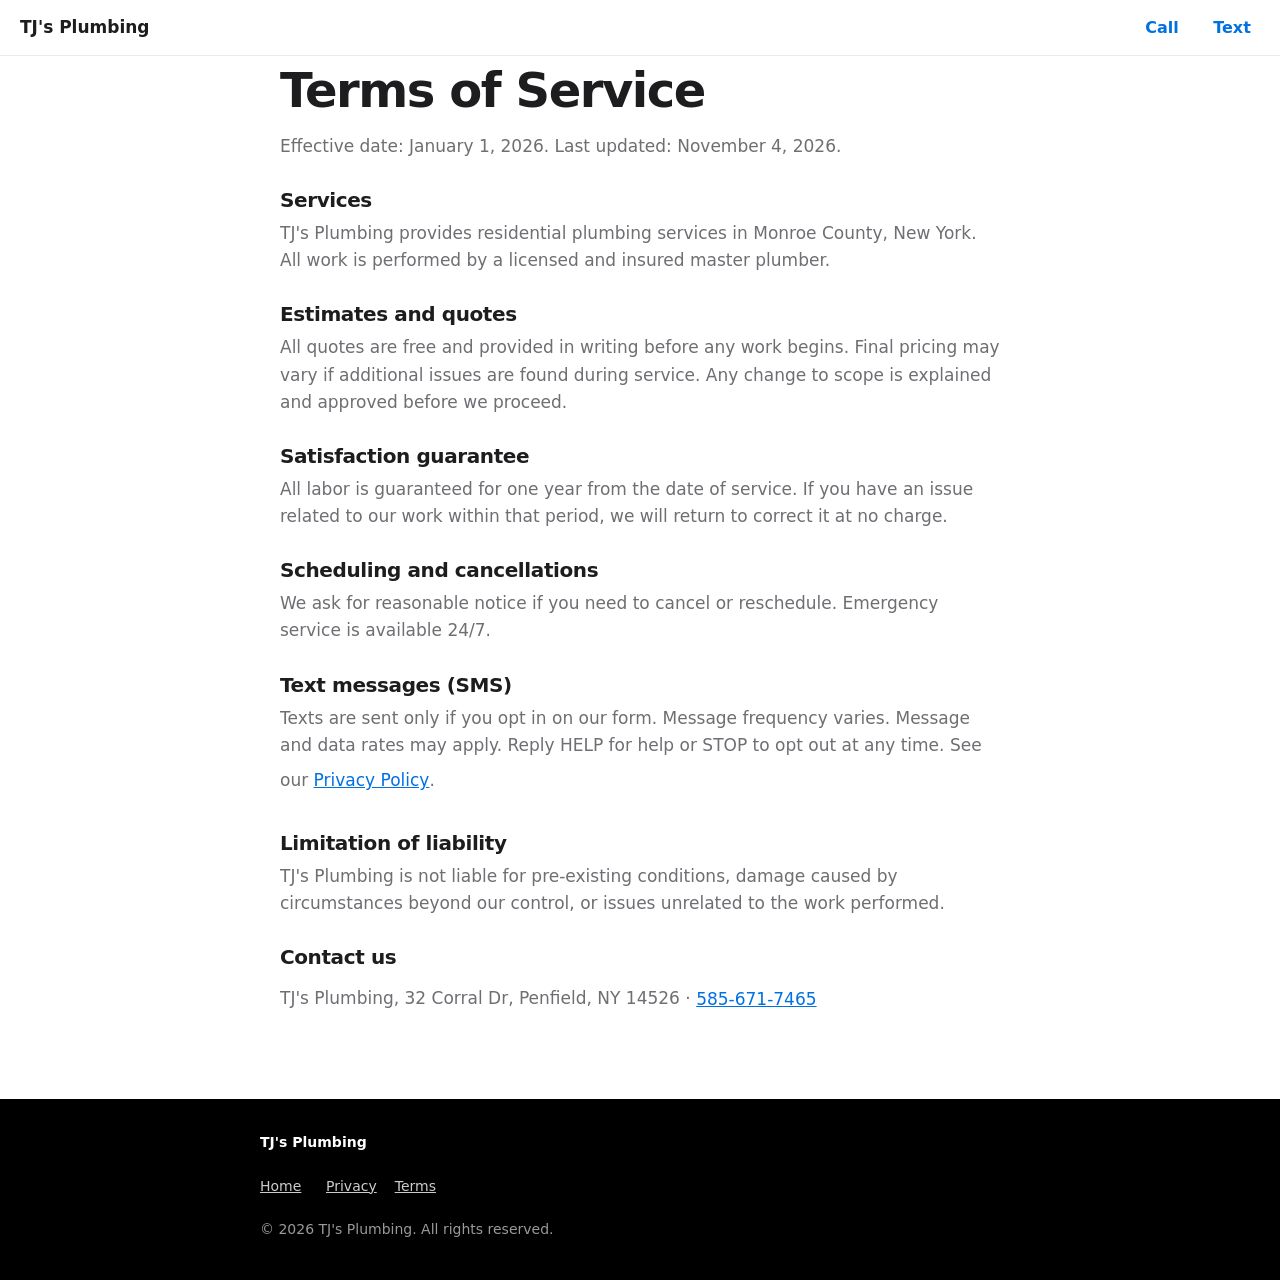
<file: terms/index.html>
<!DOCTYPE html>
<html lang="en">
<head>
  <meta charset="UTF-8" />
  <meta name="viewport" content="width=device-width, initial-scale=1.0, viewport-fit=cover" />
  <title>Terms of Service | TJ's Plumbing</title>
  <meta name="description" content="Terms of Service for TJ's Plumbing, Penfield, NY: how we handle your information and text messages." />
  <link rel="canonical" href="https://tjsplumbingny.com/terms/" />
  <link rel="stylesheet" href="/site.css" />
</head>
<body>
  <a class="skip-link" href="#main">Skip to main content</a>
  <header class="topbar">
    <a class="topbar-logo" href="/">TJ's Plumbing</a>
    <div class="topbar-actions">
      <a href="tel:5856717465" aria-label="Call TJ's Plumbing at 585-671-7465">Call</a>
      <a href="sms:5857810451" aria-label="Text TJ's Plumbing at 585-781-0451">Text</a>
    </div>
  </header>
  <main id="main" class="page legal">
    <h1>Terms of Service</h1>
    <p>Effective date: January 1, 2026. Last updated: November 4, 2026.</p>
    <h2>Services</h2>
    <p>TJ's Plumbing provides residential plumbing services in Monroe County, New York. All work is performed by a licensed and insured master plumber.</p>
    <h2>Estimates and quotes</h2>
    <p>All quotes are free and provided in writing before any work begins. Final pricing may vary if additional issues are found during service. Any change to scope is explained and approved before we proceed.</p>
    <h2>Satisfaction guarantee</h2>
    <p>All labor is guaranteed for one year from the date of service. If you have an issue related to our work within that period, we will return to correct it at no charge.</p>
    <h2>Scheduling and cancellations</h2>
    <p>We ask for reasonable notice if you need to cancel or reschedule. Emergency service is available 24/7.</p>
    <h2>Text messages (SMS)</h2>
    <p>Texts are sent only if you opt in on our form. Message frequency varies. Message and data rates may apply. Reply HELP for help or STOP to opt out at any time. See our <a href="/privacy/">Privacy Policy</a>.</p>
    <h2>Limitation of liability</h2>
    <p>TJ's Plumbing is not liable for pre-existing conditions, damage caused by circumstances beyond our control, or issues unrelated to the work performed.</p>
    <h2>Contact us</h2>
    <p>TJ's Plumbing, 32 Corral Dr, Penfield, NY 14526 &middot; <a href="tel:5856717465">585-671-7465</a></p>
  </main>
  <footer>
    <div class="wrap">
      <strong class="footer-name">TJ's Plumbing</strong>
      <div class="links"><a href="/">Home</a><a href="/privacy/">Privacy</a><a href="/terms/">Terms</a></div>
      <span>&copy; 2026 TJ's Plumbing. All rights reserved.</span>
    </div>
  </footer>
  <div class="callbar" aria-label="Contact TJ's Plumbing">
    <a class="btn btn-primary" href="tel:5856717465">Call</a>
    <a class="btn btn-secondary" href="sms:5857810451">Text</a>
  </div>
</body>
</html>
</file>
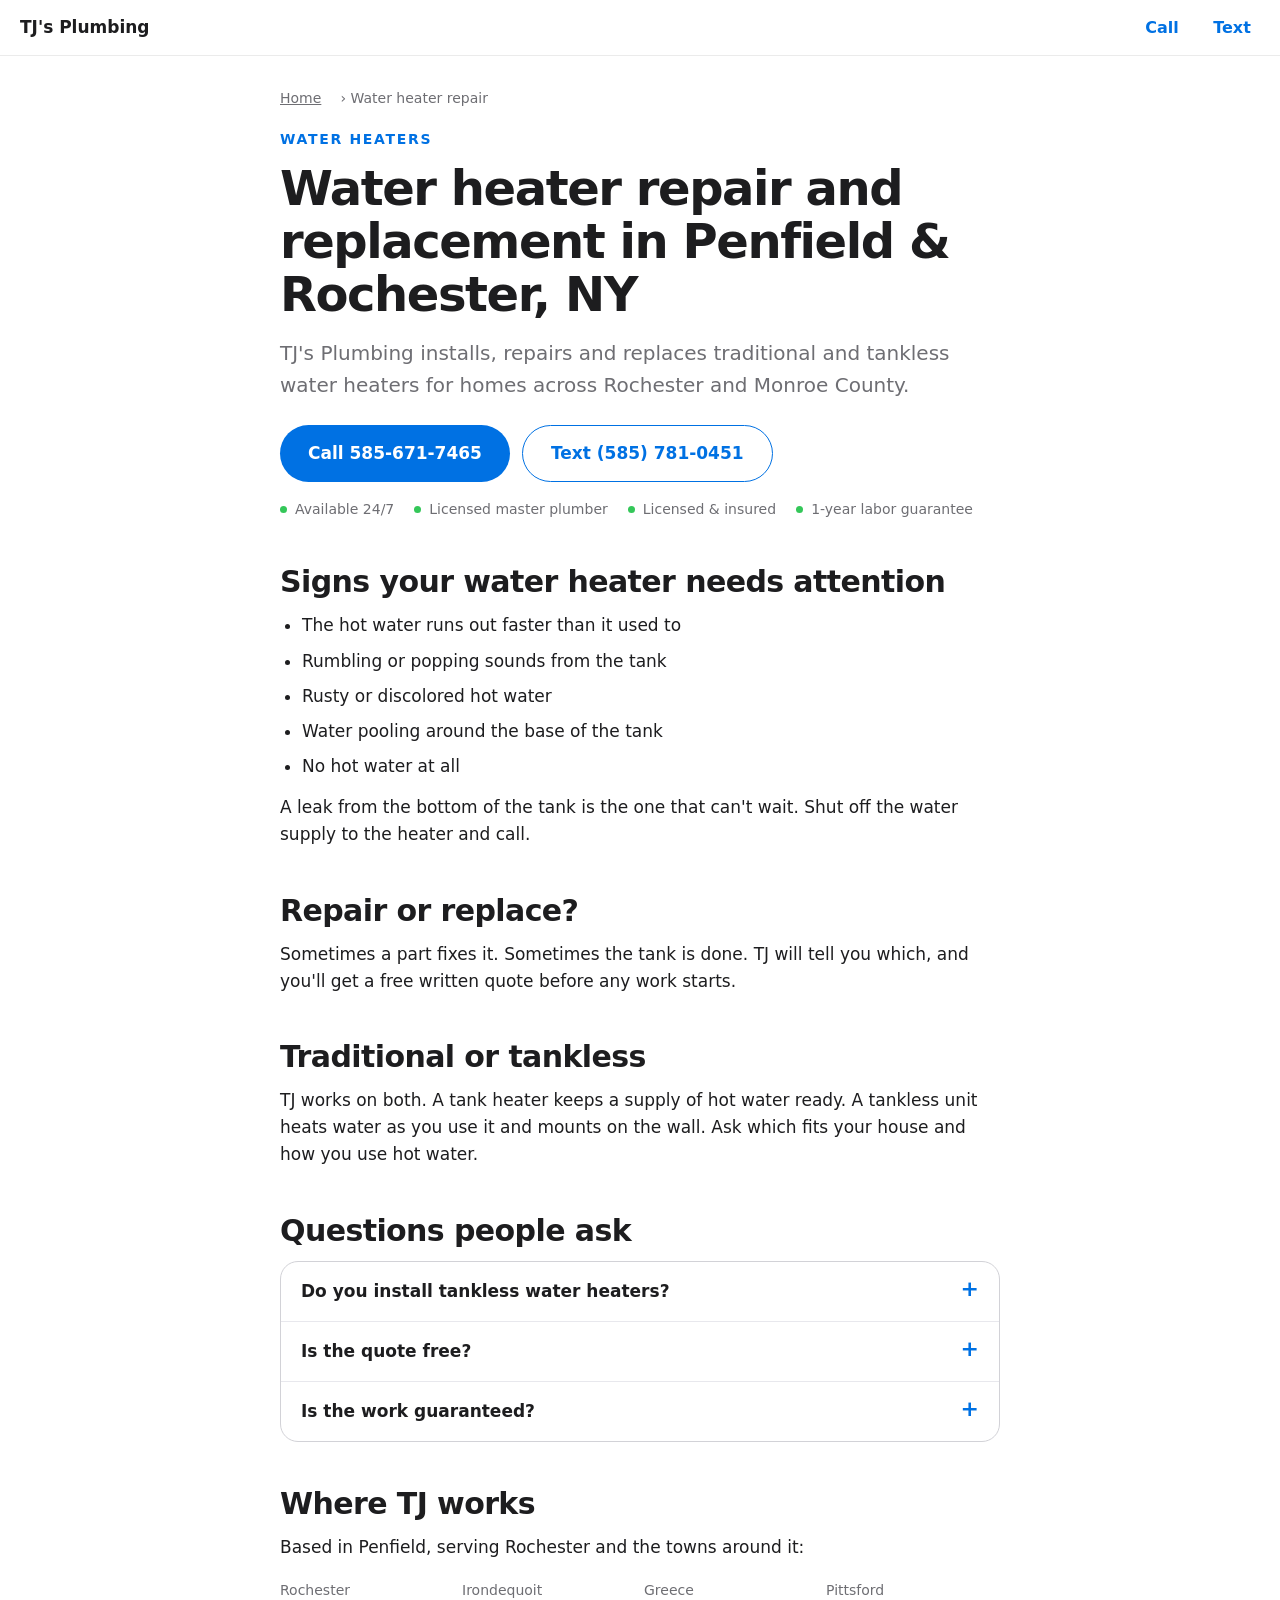
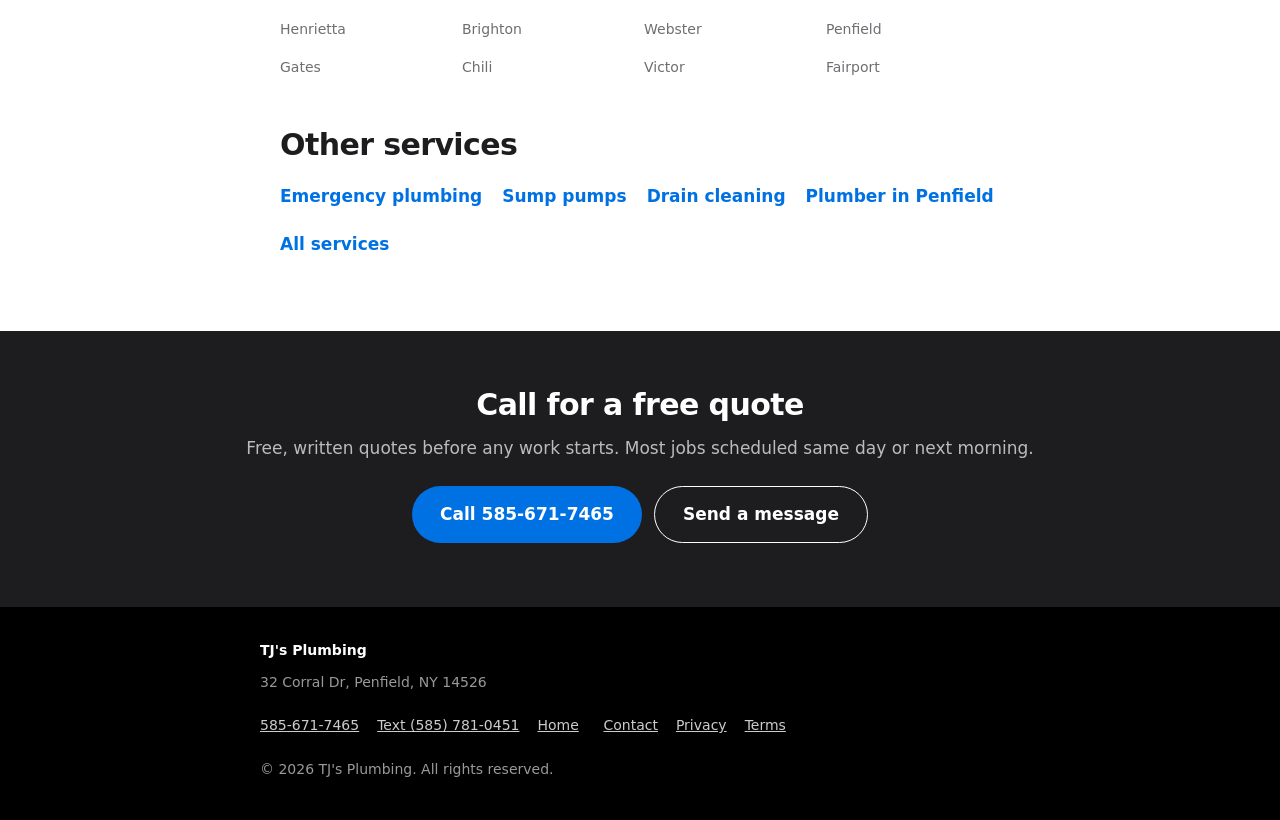
<file: water-heater-repair/index.html>
<!DOCTYPE html>
<html lang="en">
<head>
  <meta charset="UTF-8" />
  <link rel="icon" href="/favicon.svg" type="image/svg+xml" />
  <link rel="icon" href="/favicon.ico" sizes="48x48" />
  <link rel="apple-touch-icon" href="/apple-touch-icon.png" />
  <meta name="viewport" content="width=device-width, initial-scale=1.0, viewport-fit=cover" />
  <title>Water Heater Repair in Penfield &amp; Rochester | TJ's Plumbing</title>
  <meta name="description" content="Water heater repair and replacement in Penfield, Rochester and Monroe County, tank and tankless. Free written quotes. Call TJ's Plumbing at 585-671-7465." />
  <meta name="robots" content="index, follow" />
  <link rel="canonical" href="https://tjsplumbingny.com/water-heater-repair/" />
  <meta property="og:title" content="Water Heater Repair in Penfield &amp; Rochester | TJ's Plumbing" />
  <meta property="og:description" content="Water heater repair and replacement in Penfield, Rochester and Monroe County, tank and tankless. Free written quotes. Call TJ's Plumbing at 585-671-7465." />
  <meta property="og:url" content="https://tjsplumbingny.com/water-heater-repair/" />
  <meta property="og:type" content="website" />
  <meta property="og:image" content="https://tjsplumbingny.com/photo1.jpg" />
  <meta property="og:locale" content="en_US" />
  <link rel="stylesheet" href="/site.css" />
  <script type="application/ld+json">[{"@context": "https://schema.org", "@type": "Service", "name": "Water heater repair and replacement", "url": "https://tjsplumbingny.com/water-heater-repair/", "provider": {"@id": "https://tjsplumbingny.com/#business", "@type": "Plumber", "name": "TJ's Plumbing", "telephone": "+1-585-671-7465"}, "areaServed": ["Rochester, NY", "Irondequoit, NY", "Greece, NY", "Pittsford, NY", "Henrietta, NY", "Brighton, NY", "Webster, NY", "Penfield, NY", "Gates, NY", "Chili, NY", "Victor, NY", "Fairport, NY"]}, {"@context": "https://schema.org", "@type": "BreadcrumbList", "itemListElement": [{"@type": "ListItem", "position": 1, "name": "Home", "item": "https://tjsplumbingny.com/"}, {"@type": "ListItem", "position": 2, "name": "Water heater repair", "item": "https://tjsplumbingny.com/water-heater-repair/"}]}, {"@context": "https://schema.org", "@type": "FAQPage", "mainEntity": [{"@type": "Question", "name": "Do you install tankless water heaters?", "acceptedAnswer": {"@type": "Answer", "text": "Yes. TJ installs, repairs and replaces both traditional and tankless water heaters."}}, {"@type": "Question", "name": "Is the quote free?", "acceptedAnswer": {"@type": "Answer", "text": "Yes. Quotes are free, upfront and in writing."}}, {"@type": "Question", "name": "Is the work guaranteed?", "acceptedAnswer": {"@type": "Answer", "text": "All labor is backed by a one-year guarantee. If something isn't right, TJ comes back and makes it right at no charge."}}]}]</script>
</head>
<body>
  <a class="skip-link" href="#main">Skip to main content</a>
  <header class="topbar">
    <a class="topbar-logo" href="/">TJ's Plumbing</a>
    <div class="topbar-actions">
      <a href="tel:5856717465" aria-label="Call TJ's Plumbing at 585-671-7465">Call</a>
      <a href="sms:5857810451" aria-label="Text TJ's Plumbing at 585-781-0451">Text</a>
    </div>
  </header>
  <nav class="crumbs" aria-label="Breadcrumb"><a href="/">Home</a> &rsaquo; <span aria-current="page">Water heater repair</span></nav>
  <main id="main" class="page">
    <p class="eyebrow">Water heaters</p>
    <h1>Water heater repair and replacement in Penfield &amp; Rochester, NY</h1>
    <p class="lead">TJ's Plumbing installs, repairs and replaces traditional and tankless water heaters for homes across Rochester and Monroe County.</p>
    <div class="cta-row">
      <a class="btn btn-primary" href="tel:5856717465">Call 585-671-7465</a>
      <a class="btn btn-secondary" href="sms:5857810451">Text (585) 781-0451</a>
    </div>
    <div class="badges"><span>Available 24/7</span><span>Licensed master plumber</span><span>Licensed &amp; insured</span><span>1-year labor guarantee</span></div>
    <h2>Signs your water heater needs attention</h2>
    <ul class="list">
      <li>The hot water runs out faster than it used to</li>
      <li>Rumbling or popping sounds from the tank</li>
      <li>Rusty or discolored hot water</li>
      <li>Water pooling around the base of the tank</li>
      <li>No hot water at all</li>
    </ul>
    <p>A leak from the bottom of the tank is the one that can't wait. Shut off the water supply to the heater and call.</p>
    <h2>Repair or replace?</h2>
    <p>Sometimes a part fixes it. Sometimes the tank is done. TJ will tell you which, and you'll get a free written quote before any work starts.</p>
    <h2>Traditional or tankless</h2>
    <p>TJ works on both. A tank heater keeps a supply of hot water ready. A tankless unit heats water as you use it and mounts on the wall. Ask which fits your house and how you use hot water.</p>
    <h2>Questions people ask</h2>
    <div class="faq"><details><summary>Do you install tankless water heaters?</summary><p>Yes. TJ installs, repairs and replaces both traditional and tankless water heaters.</p></details><details><summary>Is the quote free?</summary><p>Yes. Quotes are free, upfront and in writing.</p></details><details><summary>Is the work guaranteed?</summary><p>All labor is backed by a one-year guarantee. If something isn't right, TJ comes back and makes it right at no charge.</p></details></div>
    <h2>Where TJ works</h2>
    <p>Based in Penfield, serving Rochester and the towns around it:</p>
    <ul class="areas"><li>Rochester</li><li>Irondequoit</li><li>Greece</li><li>Pittsford</li><li>Henrietta</li><li>Brighton</li><li>Webster</li><li>Penfield</li><li>Gates</li><li>Chili</li><li>Victor</li><li>Fairport</li></ul>
    <h2>Other services</h2>
    <div class="more"><a href="/emergency-plumber/">Emergency plumbing</a><a href="/sump-pump-service/">Sump pumps</a><a href="/drain-cleaning/">Drain cleaning</a><a href="/plumber-penfield-ny/">Plumber in Penfield</a><a href="/#services">All services</a></div>
  </main>
  <section class="band" aria-labelledby="band-h">
    <h2 id="band-h">Call for a free quote</h2>
    <p>Free, written quotes before any work starts. Most jobs scheduled same day or next morning.</p>
    <div class="cta-row center">
      <a class="btn btn-primary" href="tel:5856717465">Call 585-671-7465</a>
      <a class="btn btn-secondary" href="/#contact">Send a message</a>
    </div>
  </section>
  <footer>
    <div class="wrap">
      <strong class="footer-name">TJ's Plumbing</strong>
      <span>32 Corral Dr, Penfield, NY 14526</span>
      <div class="links"><a href="tel:5856717465">585-671-7465</a><a href="sms:5857810451">Text (585) 781-0451</a><a href="/">Home</a><a href="/#contact">Contact</a><a href="/privacy">Privacy</a><a href="/terms">Terms</a></div>
      <span>&copy; 2026 TJ's Plumbing. All rights reserved.</span>
    </div>
  </footer>
  <div class="callbar" aria-label="Contact TJ's Plumbing">
    <a class="btn btn-primary" href="tel:5856717465">Call</a>
    <a class="btn btn-secondary" href="sms:5857810451">Text</a>
  </div>
</body>
</html>
</file>
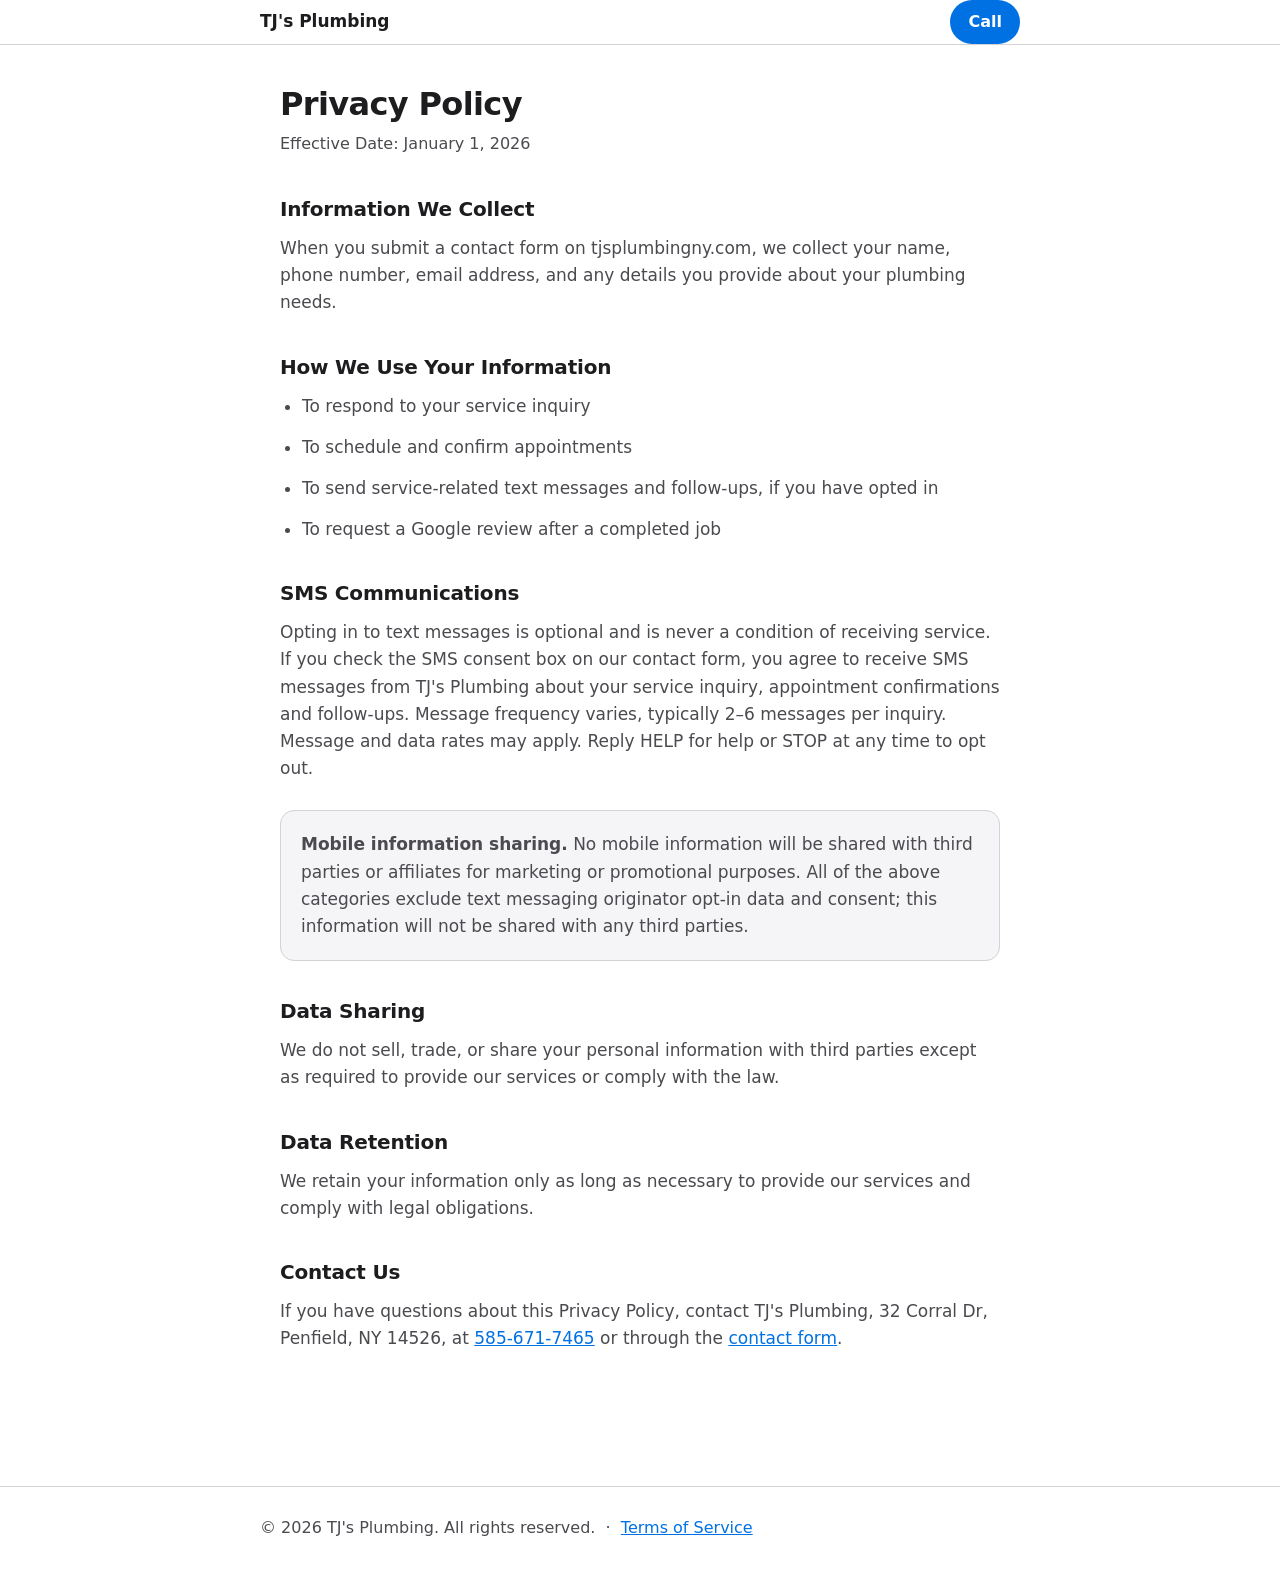
<file: privacy.html>
<!doctype html>
<html lang="en">
<head>
  <meta charset="UTF-8" />
  <link rel="icon" href="/favicon.svg" type="image/svg+xml" />
  <link rel="icon" href="/favicon.ico" sizes="48x48" />
  <link rel="apple-touch-icon" href="/apple-touch-icon.png" />
  <meta name="viewport" content="width=device-width, initial-scale=1.0, viewport-fit=cover" />
  <meta name="description" content="Privacy Policy for TJ's Plumbing — how we collect, use and protect the information you share with us, including SMS messaging." />
  <meta name="robots" content="index, follow" />
  <link rel="canonical" href="https://tjsplumbingny.com/privacy" />
  <title>Privacy Policy | TJ's Plumbing</title>
  <style>
    :root {
      --accent: #0071e3;
      --charcoal: #1d1d1f;
      --mid: #4a4a4f;
      --border: #d2d2d7;
      --off-white: #f5f5f7;
      --font: system-ui, -apple-system, "Segoe UI", Roboto, sans-serif;
    }
    * { box-sizing: border-box; }
    body {
      margin: 0;
      font-family: var(--font);
      color: var(--charcoal);
      background: #fff;
      line-height: 1.6;
      -webkit-text-size-adjust: 100%;
    }
    a { color: var(--accent); touch-action: manipulation; }
    .bar {
      border-bottom: 1px solid var(--border);
      padding: 0 20px;
      padding-left: max(20px, env(safe-area-inset-left));
      padding-right: max(20px, env(safe-area-inset-right));
    }
    .bar-inner {
      max-width: 760px; margin: 0 auto;
      display: flex; align-items: center; justify-content: space-between; gap: 16px;
    }
    .home {
      display: inline-flex; align-items: center; min-height: 44px;
      font-size: 17px; font-weight: 600; text-decoration: none; color: var(--charcoal);
      touch-action: manipulation;
    }
    .call {
      display: inline-flex; align-items: center; min-height: 44px; padding: 0 18px;
      border-radius: 999px; background: var(--accent); color: #fff;
      font-size: 16px; font-weight: 600; text-decoration: none;
      touch-action: manipulation;
    }
    main {
      max-width: 760px; margin: 0 auto; padding: 40px 20px 72px;
      padding-left: max(20px, env(safe-area-inset-left));
      padding-right: max(20px, env(safe-area-inset-right));
    }
    h1 { font-size: 32px; line-height: 1.2; margin: 0 0 8px; letter-spacing: -0.02em; }
    .eff { font-size: 16px; color: var(--mid); margin: 0 0 36px; }
    h2 { font-size: 20px; margin: 34px 0 10px; letter-spacing: -0.01em; }
    p, li { font-size: 17px; color: var(--mid); margin: 0 0 14px; }
    ul { padding-left: 22px; margin: 0 0 14px; }
    .callout {
      background: var(--off-white); border: 1px solid var(--border);
      border-radius: 14px; padding: 20px; margin: 28px 0;
    }
    .callout p:last-child { margin-bottom: 0; }
    footer {
      border-top: 1px solid var(--border); margin-top: 48px; padding: 28px 20px 40px;
      padding-bottom: max(40px, env(safe-area-inset-bottom));
    }
    footer p { max-width: 760px; margin: 0 auto; font-size: 16px; }
    @media (prefers-color-scheme: dark) {
      :root { --charcoal: #f5f5f7; --mid: #a8a8ad; --border: #38383c; --off-white: #1c1c1e; --accent: #4da3ff; }
      body { background: #000; }
    }
  </style>
</head>
<body>
  <div class="bar">
    <div class="bar-inner">
      <a class="home" href="/">TJ's Plumbing</a>
      <a class="call" href="tel:5856717465">Call</a>
    </div>
  </div>

  <main>
    <h1>Privacy Policy</h1>
    <p class="eff">Effective Date: January 1, 2026</p>

    <h2>Information We Collect</h2>
    <p>When you submit a contact form on tjsplumbingny.com, we collect your name, phone number, email address, and any details you provide about your plumbing needs.</p>

    <h2>How We Use Your Information</h2>
    <ul>
      <li>To respond to your service inquiry</li>
      <li>To schedule and confirm appointments</li>
      <li>To send service-related text messages and follow-ups, if you have opted in</li>
      <li>To request a Google review after a completed job</li>
    </ul>

    <h2>SMS Communications</h2>
    <p>Opting in to text messages is optional and is never a condition of receiving service. If you check the SMS consent box on our contact form, you agree to receive SMS messages from TJ's Plumbing about your service inquiry, appointment confirmations and follow-ups. Message frequency varies, typically 2&ndash;6 messages per inquiry. Message and data rates may apply. Reply HELP for help or STOP at any time to opt out.</p>

    <div class="callout">
      <p><strong>Mobile information sharing.</strong> No mobile information will be shared with third parties or affiliates for marketing or promotional purposes. All of the above categories exclude text messaging originator opt-in data and consent; this information will not be shared with any third parties.</p>
    </div>

    <h2>Data Sharing</h2>
    <p>We do not sell, trade, or share your personal information with third parties except as required to provide our services or comply with the law.</p>

    <h2>Data Retention</h2>
    <p>We retain your information only as long as necessary to provide our services and comply with legal obligations.</p>

    <h2>Contact Us</h2>
    <p>If you have questions about this Privacy Policy, contact TJ's Plumbing, 32 Corral Dr, Penfield, NY 14526, at <a href="tel:5856717465">585-671-7465</a> or through the <a href="/#contact">contact form</a>.</p>
  </main>

  <footer>
    <p>&copy; 2026 TJ's Plumbing. All rights reserved. &nbsp;&middot;&nbsp; <a href="/terms">Terms of Service</a></p>
  </footer>
</body>
</html>
</file>
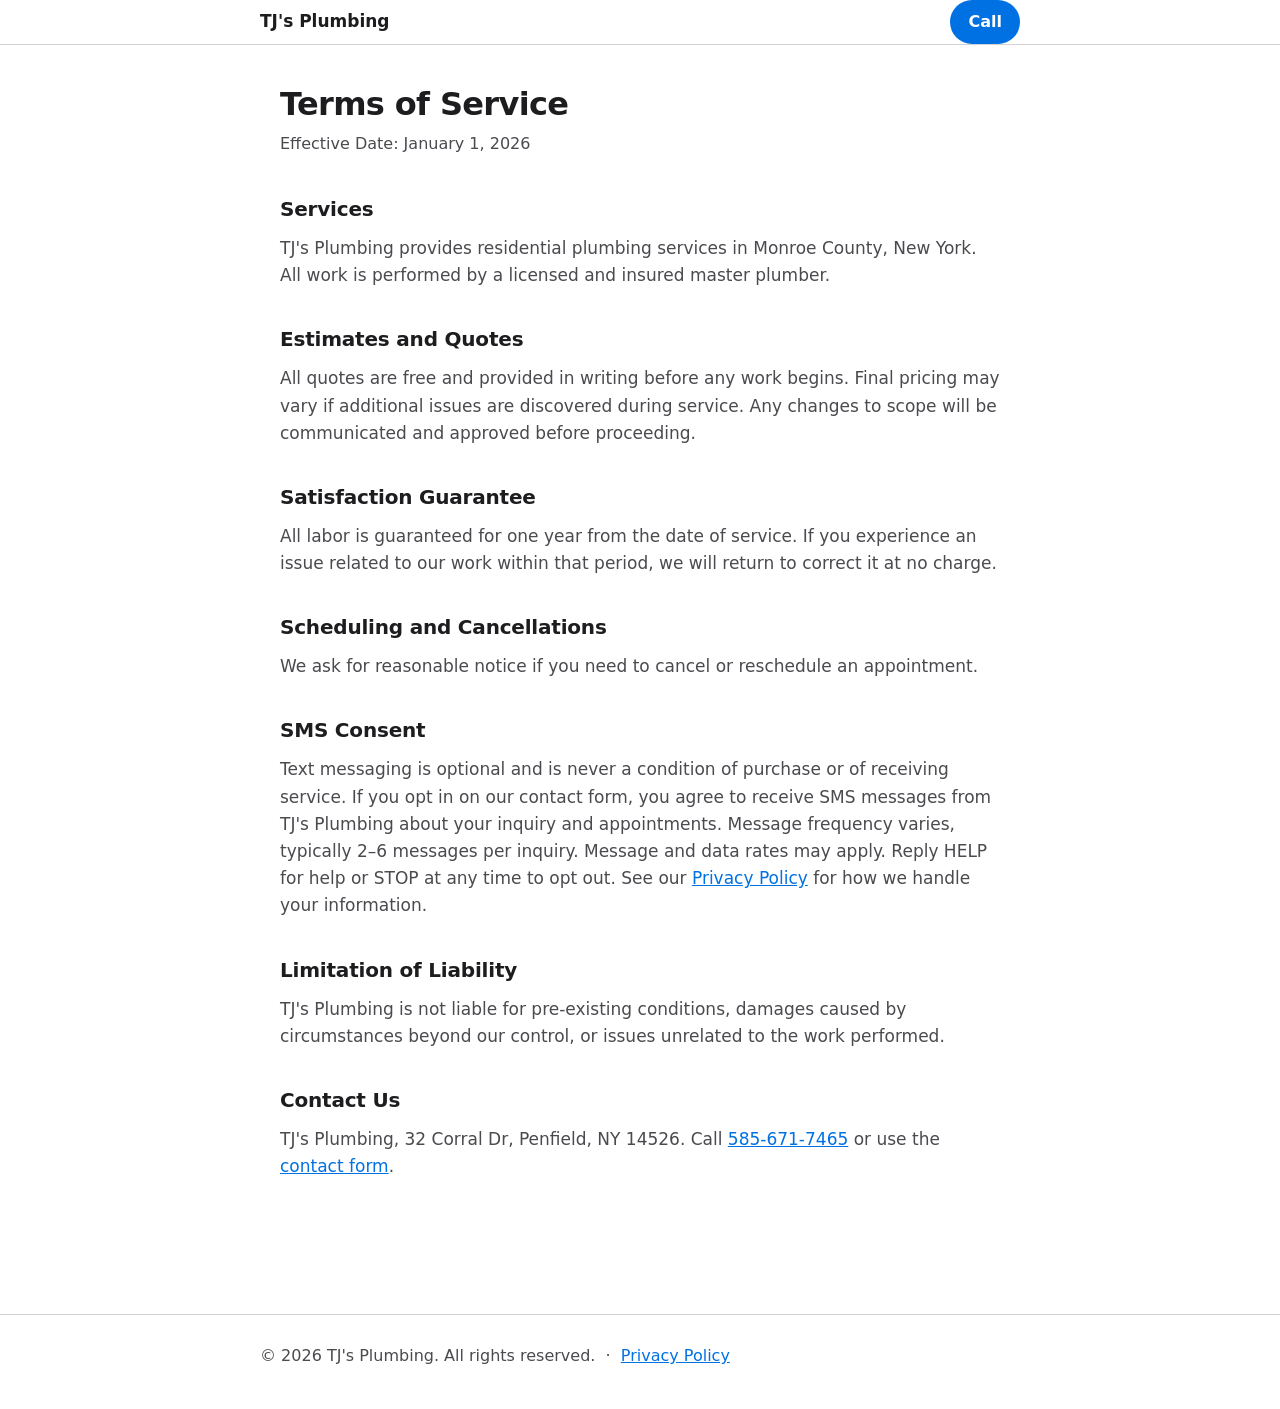
<file: terms.html>
<!doctype html>
<html lang="en">
<head>
  <meta charset="UTF-8" />
  <link rel="icon" href="/favicon.svg" type="image/svg+xml" />
  <link rel="icon" href="/favicon.ico" sizes="48x48" />
  <link rel="apple-touch-icon" href="/apple-touch-icon.png" />
  <meta name="viewport" content="width=device-width, initial-scale=1.0, viewport-fit=cover" />
  <meta name="description" content="Terms of Service for TJ's Plumbing — services, quotes, the one-year labor guarantee, SMS consent and liability." />
  <meta name="robots" content="index, follow" />
  <link rel="canonical" href="https://tjsplumbingny.com/terms" />
  <title>Terms of Service | TJ's Plumbing</title>
  <style>
    :root {
      --accent: #0071e3;
      --charcoal: #1d1d1f;
      --mid: #4a4a4f;
      --border: #d2d2d7;
      --off-white: #f5f5f7;
      --font: system-ui, -apple-system, "Segoe UI", Roboto, sans-serif;
    }
    * { box-sizing: border-box; }
    body {
      margin: 0;
      font-family: var(--font);
      color: var(--charcoal);
      background: #fff;
      line-height: 1.6;
      -webkit-text-size-adjust: 100%;
    }
    a { color: var(--accent); touch-action: manipulation; }
    .bar {
      border-bottom: 1px solid var(--border);
      padding: 0 20px;
      padding-left: max(20px, env(safe-area-inset-left));
      padding-right: max(20px, env(safe-area-inset-right));
    }
    .bar-inner {
      max-width: 760px; margin: 0 auto;
      display: flex; align-items: center; justify-content: space-between; gap: 16px;
    }
    .home {
      display: inline-flex; align-items: center; min-height: 44px;
      font-size: 17px; font-weight: 600; text-decoration: none; color: var(--charcoal);
      touch-action: manipulation;
    }
    .call {
      display: inline-flex; align-items: center; min-height: 44px; padding: 0 18px;
      border-radius: 999px; background: var(--accent); color: #fff;
      font-size: 16px; font-weight: 600; text-decoration: none;
      touch-action: manipulation;
    }
    main {
      max-width: 760px; margin: 0 auto; padding: 40px 20px 72px;
      padding-left: max(20px, env(safe-area-inset-left));
      padding-right: max(20px, env(safe-area-inset-right));
    }
    h1 { font-size: 32px; line-height: 1.2; margin: 0 0 8px; letter-spacing: -0.02em; }
    .eff { font-size: 16px; color: var(--mid); margin: 0 0 36px; }
    h2 { font-size: 20px; margin: 34px 0 10px; letter-spacing: -0.01em; }
    p, li { font-size: 17px; color: var(--mid); margin: 0 0 14px; }
    ul { padding-left: 22px; margin: 0 0 14px; }
    .callout {
      background: var(--off-white); border: 1px solid var(--border);
      border-radius: 14px; padding: 20px; margin: 28px 0;
    }
    .callout p:last-child { margin-bottom: 0; }
    footer {
      border-top: 1px solid var(--border); margin-top: 48px; padding: 28px 20px 40px;
      padding-bottom: max(40px, env(safe-area-inset-bottom));
    }
    footer p { max-width: 760px; margin: 0 auto; font-size: 16px; }
    @media (prefers-color-scheme: dark) {
      :root { --charcoal: #f5f5f7; --mid: #a8a8ad; --border: #38383c; --off-white: #1c1c1e; --accent: #4da3ff; }
      body { background: #000; }
    }
  </style>
</head>
<body>
  <div class="bar">
    <div class="bar-inner">
      <a class="home" href="/">TJ's Plumbing</a>
      <a class="call" href="tel:5856717465">Call</a>
    </div>
  </div>

  <main>
    <h1>Terms of Service</h1>
    <p class="eff">Effective Date: January 1, 2026</p>

    <h2>Services</h2>
    <p>TJ's Plumbing provides residential plumbing services in Monroe County, New York. All work is performed by a licensed and insured master plumber.</p>

    <h2>Estimates and Quotes</h2>
    <p>All quotes are free and provided in writing before any work begins. Final pricing may vary if additional issues are discovered during service. Any changes to scope will be communicated and approved before proceeding.</p>

    <h2>Satisfaction Guarantee</h2>
    <p>All labor is guaranteed for one year from the date of service. If you experience an issue related to our work within that period, we will return to correct it at no charge.</p>

    <h2>Scheduling and Cancellations</h2>
    <p>We ask for reasonable notice if you need to cancel or reschedule an appointment.</p>

    <h2>SMS Consent</h2>
    <p>Text messaging is optional and is never a condition of purchase or of receiving service. If you opt in on our contact form, you agree to receive SMS messages from TJ's Plumbing about your inquiry and appointments. Message frequency varies, typically 2&ndash;6 messages per inquiry. Message and data rates may apply. Reply HELP for help or STOP at any time to opt out. See our <a href="/privacy">Privacy Policy</a> for how we handle your information.</p>

    <h2>Limitation of Liability</h2>
    <p>TJ's Plumbing is not liable for pre-existing conditions, damages caused by circumstances beyond our control, or issues unrelated to the work performed.</p>

    <h2>Contact Us</h2>
    <p>TJ's Plumbing, 32 Corral Dr, Penfield, NY 14526. Call <a href="tel:5856717465">585-671-7465</a> or use the <a href="/#contact">contact form</a>.</p>
  </main>

  <footer>
    <p>&copy; 2026 TJ's Plumbing. All rights reserved. &nbsp;&middot;&nbsp; <a href="/privacy">Privacy Policy</a></p>
  </footer>
</body>
</html>
</file>
<file: site.css>
/* RENDER PATHS: phone (<600px) one column + sticky Call/Text bar; 600-899px two-up CTA row, 3-col areas; 900px+ no call bar, 4-col areas. CSS only, no JS layout switching.
   Shared styles for TJ's Plumbing service and area pages (homepage keeps its own inline styles).
   Layout: one column on phones; the two-up CTA row and area grid widen at 600px and 900px.
   Mobile-only: the sticky Call / Text bar at the bottom (hidden at 900px and up). */
:root {
  --white: #ffffff; --off-white: #f5f5f7; --charcoal: #1d1d1f; --mid: #6e6e73; --light: #a1a1a6;
  --accent: #0071e3; --accent-hover: #0077ed; --green: #34c759; --border: #d2d2d7; --border-light: #e8e8ed;
  --radius: 18px; --radius-sm: 12px;
  --font: system-ui, -apple-system, BlinkMacSystemFont, 'Segoe UI', Roboto, sans-serif;
}
*, *::before, *::after { box-sizing: border-box; margin: 0; padding: 0; }
body { font-family: var(--font); background: var(--white); color: var(--charcoal); -webkit-font-smoothing: antialiased; font-size: 17px; line-height: 1.6; }
a { color: var(--accent); }
a, button, summary { touch-action: manipulation; }
.skip-link { position: absolute; top: -100px; left: 16px; background: var(--accent); color: #fff; padding: 10px 18px; min-height: 44px; display: inline-flex; align-items: center; border-radius: 8px; font-weight: 600; z-index: 9999; text-decoration: none; }
.skip-link:focus { top: 16px; }

.topbar {
  position: sticky; top: 0; z-index: 100; display: flex; align-items: center; justify-content: space-between;
  padding: env(safe-area-inset-top) max(20px, env(safe-area-inset-right)) 0 max(20px, env(safe-area-inset-left));
  min-height: 56px; background: #fff; border-bottom: 1px solid rgba(0,0,0,0.08);
}
@supports (backdrop-filter: blur(1px)) {
  .topbar { background: rgba(255,255,255,0.9); backdrop-filter: saturate(180%) blur(20px); }
}
.topbar-logo { font-weight: 600; color: var(--charcoal); text-decoration: none; min-height: 44px; display: inline-flex; align-items: center; }
.topbar-actions { display: flex; gap: 14px; }
.topbar-actions a { min-height: 44px; min-width: 56px; justify-content: center; display: inline-flex; align-items: center; font-size: 16px; font-weight: 600; text-decoration: none; }

.crumbs { max-width: 760px; margin: 20px auto 0; padding: 0 20px; font-size: 14px; color: var(--mid); }
.crumbs a { color: var(--mid); display: inline-flex; min-height: 44px; min-width: 56px; align-items: center; }

.page { max-width: 760px; margin: 0 auto; padding: 8px 20px 64px; }
.eyebrow { font-size: 14px; font-weight: 600; letter-spacing: 0.12em; text-transform: uppercase; color: var(--accent); margin-bottom: 12px; }
h1 { font-size: clamp(32px, 6vw, 48px); line-height: 1.1; letter-spacing: -0.03em; margin-bottom: 16px; }
h2 { font-size: clamp(24px, 4vw, 30px); line-height: 1.2; letter-spacing: -0.02em; margin: 44px 0 12px; }
.lead { font-size: 20px; color: var(--mid); margin-bottom: 24px; }
p { margin-bottom: 14px; }
ul.list { padding-left: 22px; margin-bottom: 14px; }
ul.list li { margin-bottom: 8px; }
ul.list li a, .legal a { display: inline-flex; align-items: center; min-height: 44px; }
.center { justify-content: center; }
.legal h2 { font-size: 20px; margin: 28px 0 8px; }
.legal p, .legal li { color: var(--mid); }

.cta-row { display: flex; flex-direction: column; gap: 12px; margin: 24px 0 8px; }
.btn { display: inline-flex; justify-content: center; align-items: center; gap: 8px; min-height: 52px; padding: 14px 28px; border-radius: 980px; font-size: 17px; font-weight: 600; text-decoration: none; }
.btn-primary { background: var(--accent); color: #fff; }
.btn-primary:hover { background: var(--accent-hover); }
.btn-secondary { border: 1.5px solid var(--accent); color: var(--accent); background: transparent; }
.btn:focus-visible, summary:focus-visible { outline: 3px solid var(--accent); outline-offset: 3px; }

.badges { display: flex; flex-wrap: wrap; gap: 8px 20px; margin: 16px 0 8px; font-size: 14px; color: var(--mid); }
.badges span::before { content: ''; display: inline-block; width: 7px; height: 7px; border-radius: 50%; background: var(--green); margin-right: 8px; vertical-align: middle; }

.callout { background: var(--off-white); border: 1px solid var(--border-light); border-radius: var(--radius); padding: 24px; margin: 28px 0; }
.callout h2 { margin-top: 0; }

.faq { border: 1px solid var(--border); border-radius: var(--radius); overflow: hidden; }
.faq details { border-bottom: 1px solid var(--border-light); }
.faq details:last-child { border-bottom: none; }
.faq summary { cursor: pointer; list-style: none; padding: 16px 20px; min-height: 44px; font-weight: 600; display: flex; justify-content: space-between; gap: 12px; }
.faq summary::-webkit-details-marker { display: none; }
.faq summary::after { content: '+'; font-size: 22px; line-height: 1; color: var(--accent); }
.faq details[open] summary::after { content: '\2212'; }
.faq details p { padding: 0 20px 16px; color: var(--mid); }

.areas { display: grid; grid-template-columns: repeat(2, 1fr); gap: 8px; list-style: none; margin-top: 12px; }
.areas li { padding: 4px 0; font-size: 14px; color: var(--mid); }

.more { display: flex; flex-wrap: wrap; gap: 4px 20px; margin-top: 12px; }
.more a { min-height: 44px; display: inline-flex; align-items: center; font-weight: 600; text-decoration: none; }

.band { background: var(--charcoal); color: #fff; text-align: center; padding: 56px 20px; }
.band h2 { margin-top: 0; color: #fff; }
.band p { color: rgba(255,255,255,0.7); }
.band .btn-secondary { color: #fff; border-color: #fff; }

footer { background: #000; color: rgba(255,255,255,0.6); font-size: 14px; padding: 32px max(20px, env(safe-area-inset-right)) calc(96px + env(safe-area-inset-bottom)) max(20px, env(safe-area-inset-left)); }
footer .wrap { max-width: 760px; margin: 0 auto; display: flex; flex-direction: column; gap: 10px; }
footer a { color: rgba(255,255,255,0.8); min-height: 44px; min-width: 48px; display: inline-flex; align-items: center; }
footer .links { display: flex; flex-wrap: wrap; gap: 0 18px; }

/* Mobile-only sticky call bar */
.callbar {
  position: fixed; left: 0; right: 0; bottom: 0; z-index: 100; display: grid; grid-template-columns: 1fr 1fr; gap: 10px;
  padding: 10px max(12px, env(safe-area-inset-right)) calc(10px + env(safe-area-inset-bottom)) max(12px, env(safe-area-inset-left));
  background: #fff; border-top: 1px solid var(--border);
}
.callbar .btn { min-height: 48px; padding: 10px 12px; font-size: 16px; }

@media (min-width: 600px) {
  .cta-row { flex-direction: row; }
  .areas { grid-template-columns: repeat(3, 1fr); }
}
@media (min-width: 900px) {
  .callbar { display: none; }
  footer { padding-bottom: 40px; }
  .areas { grid-template-columns: repeat(4, 1fr); }
}
@media (prefers-reduced-motion: reduce) { * { transition: none !important; } }
footer .footer-name { color: #fff; }
</file>
